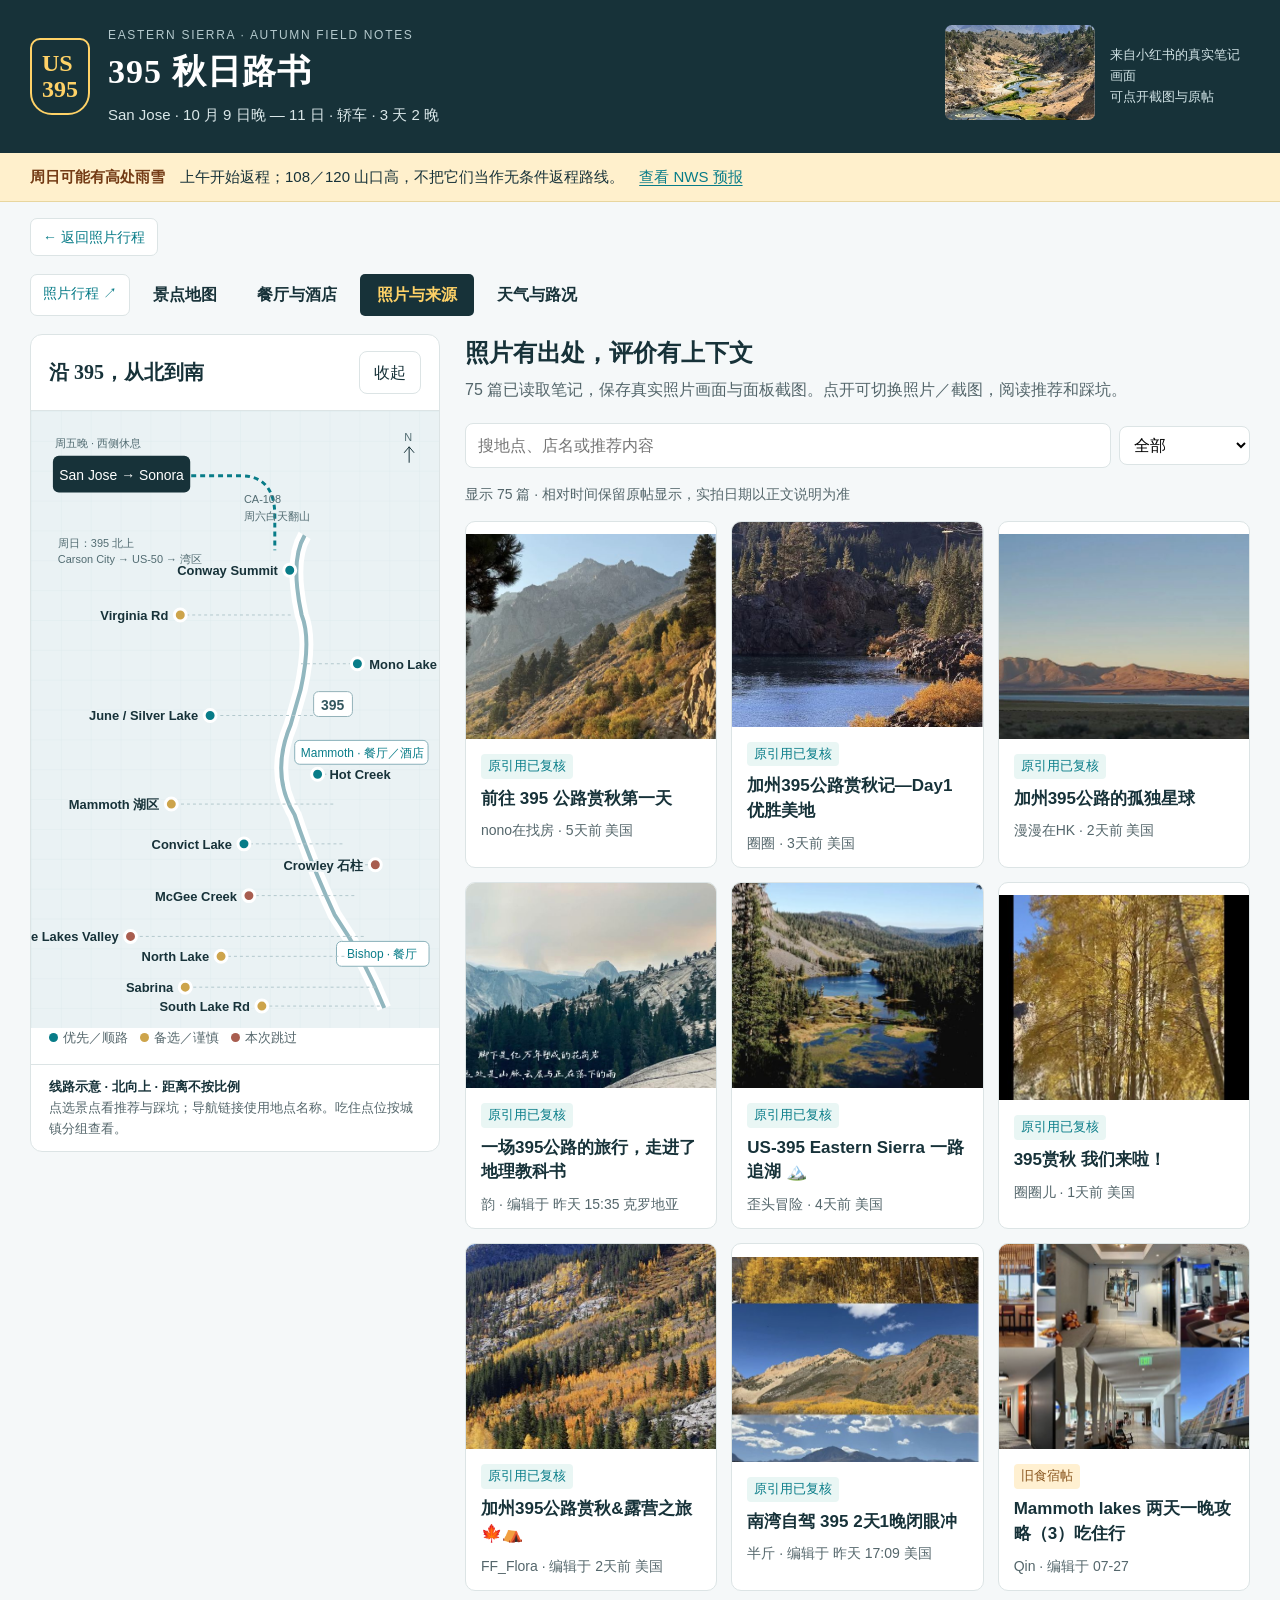
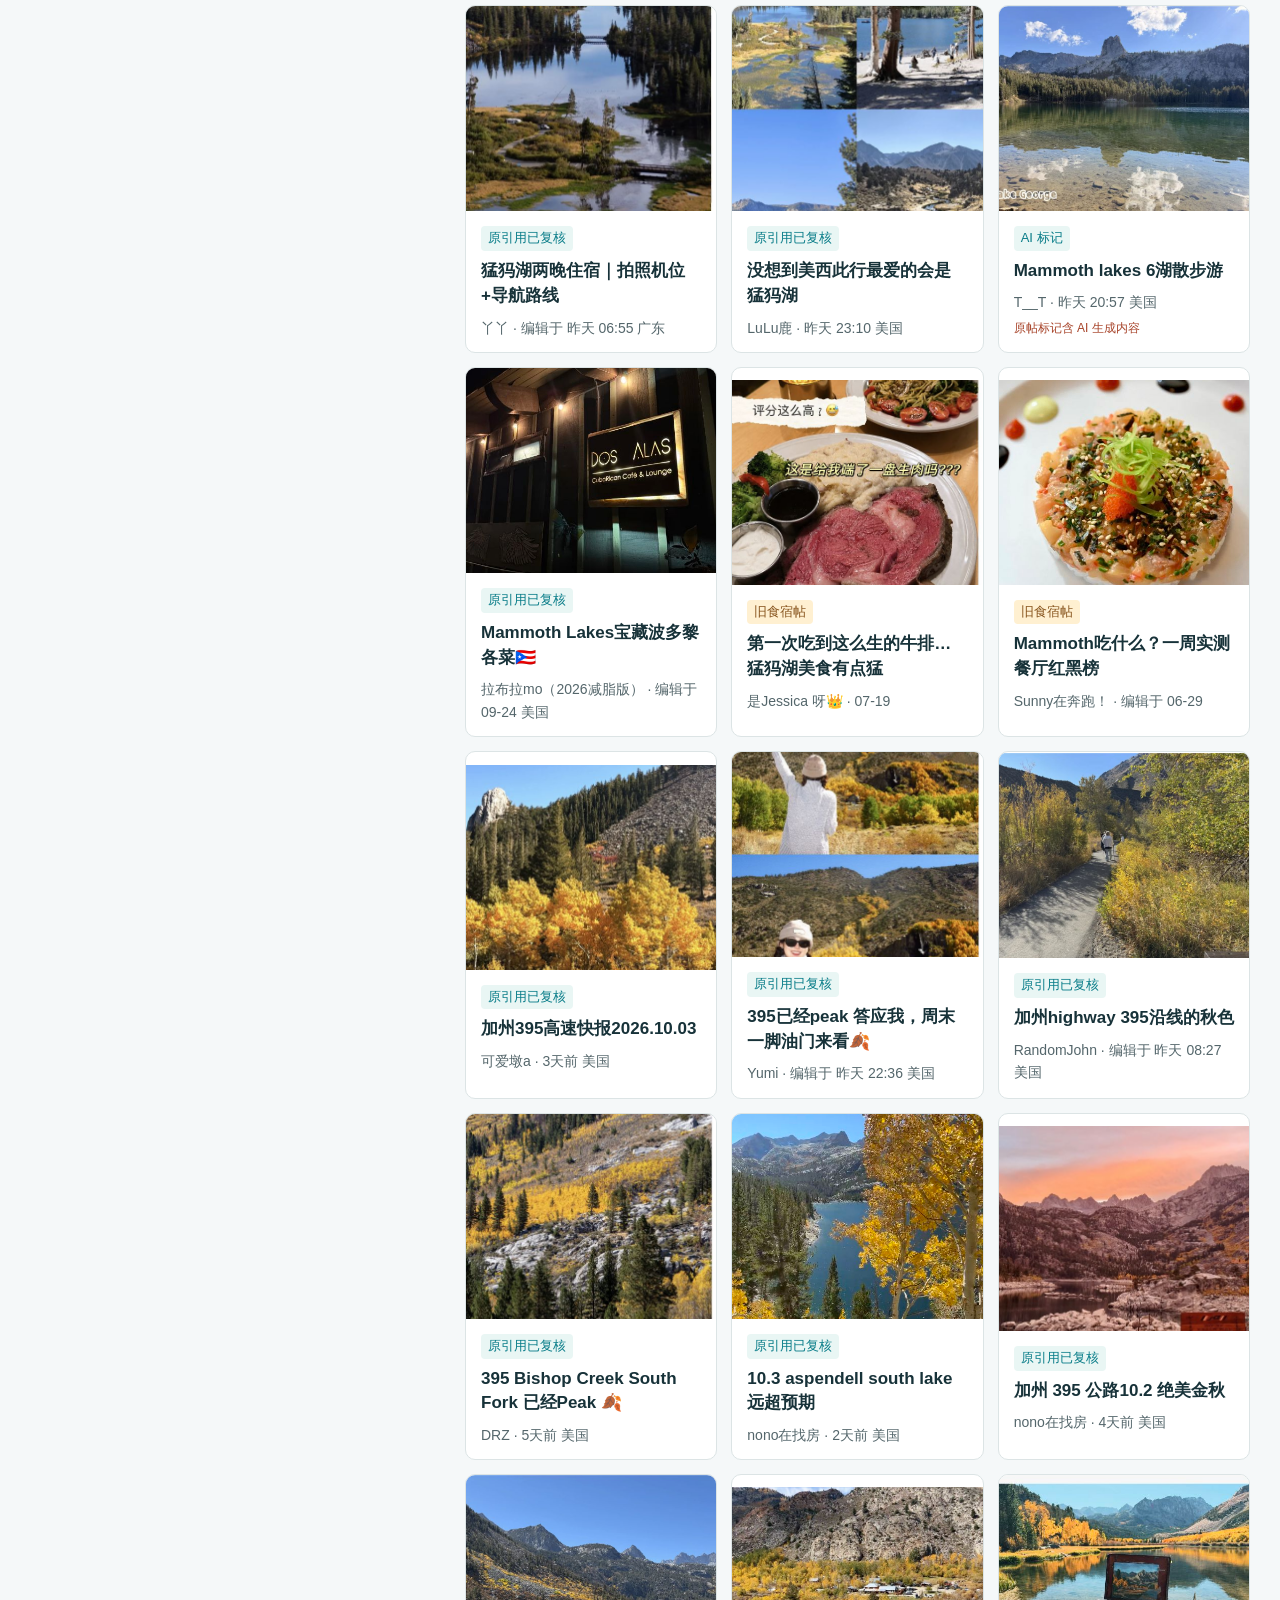
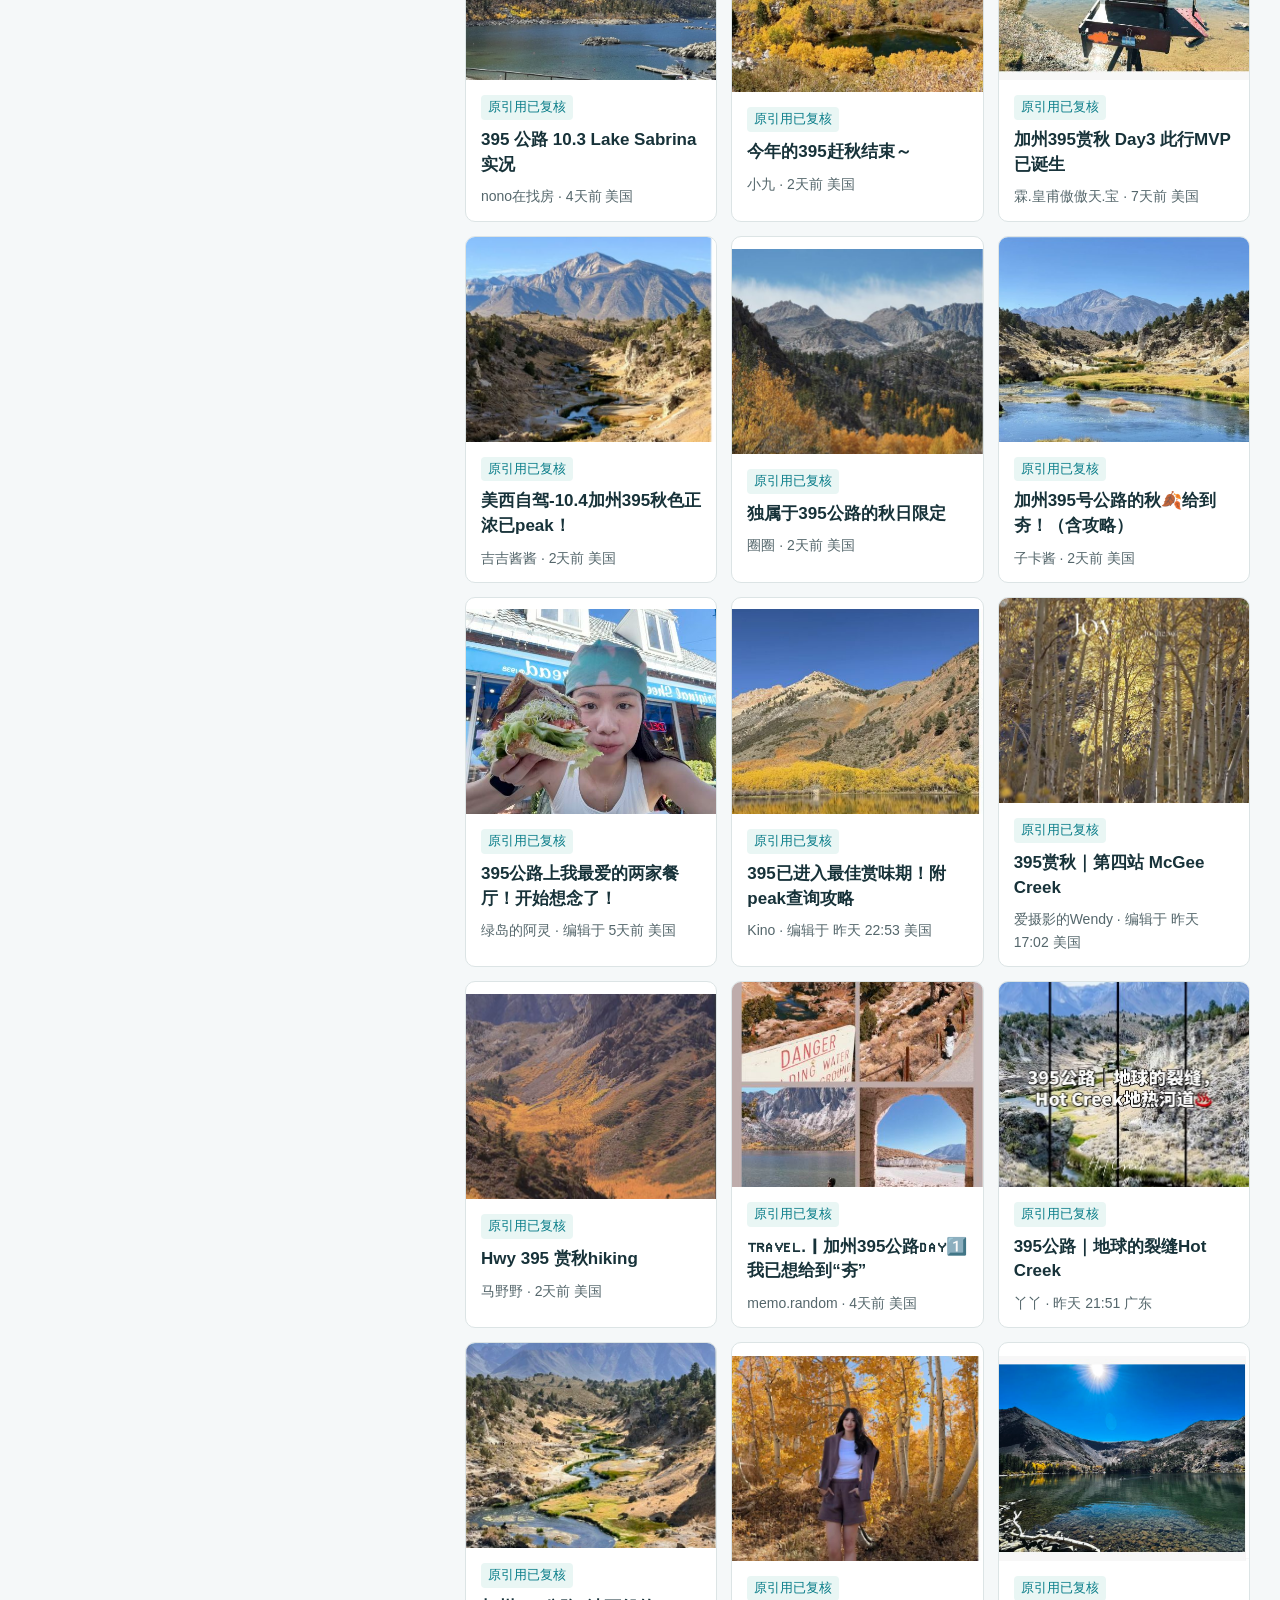
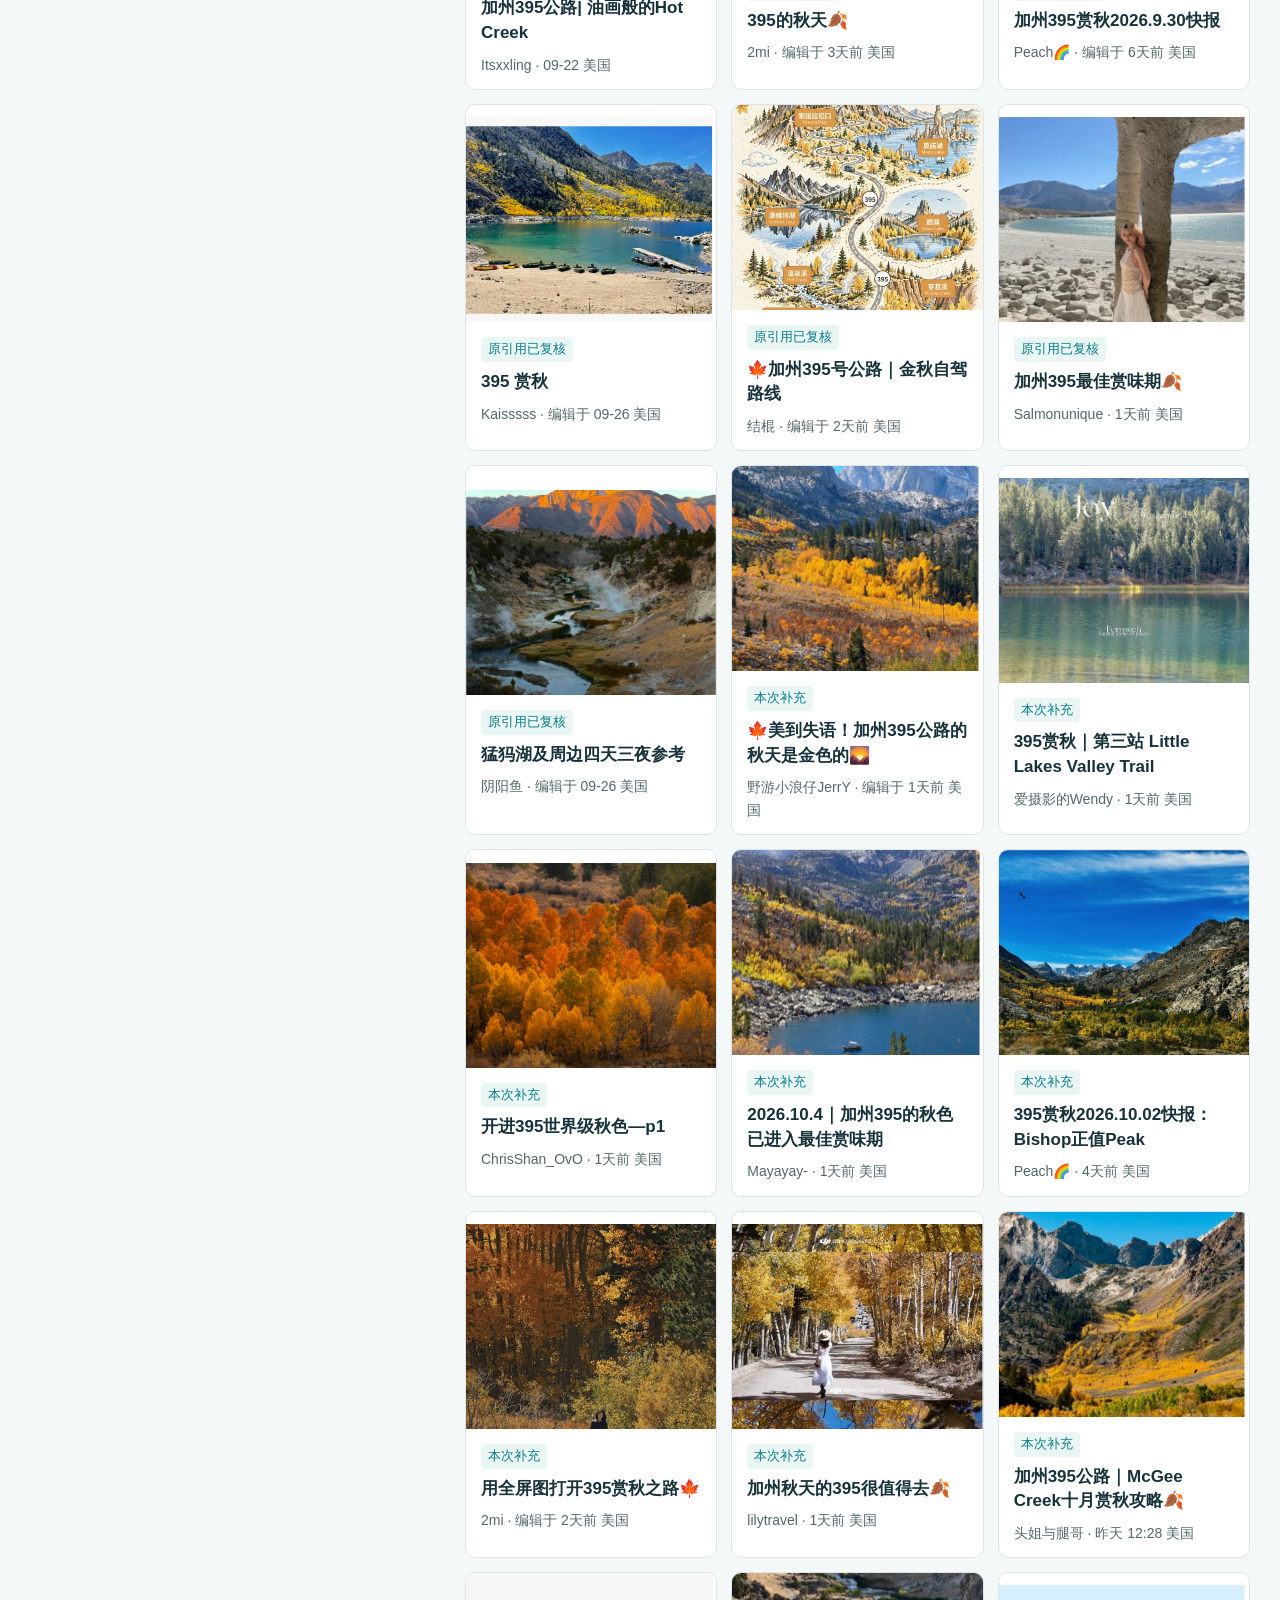
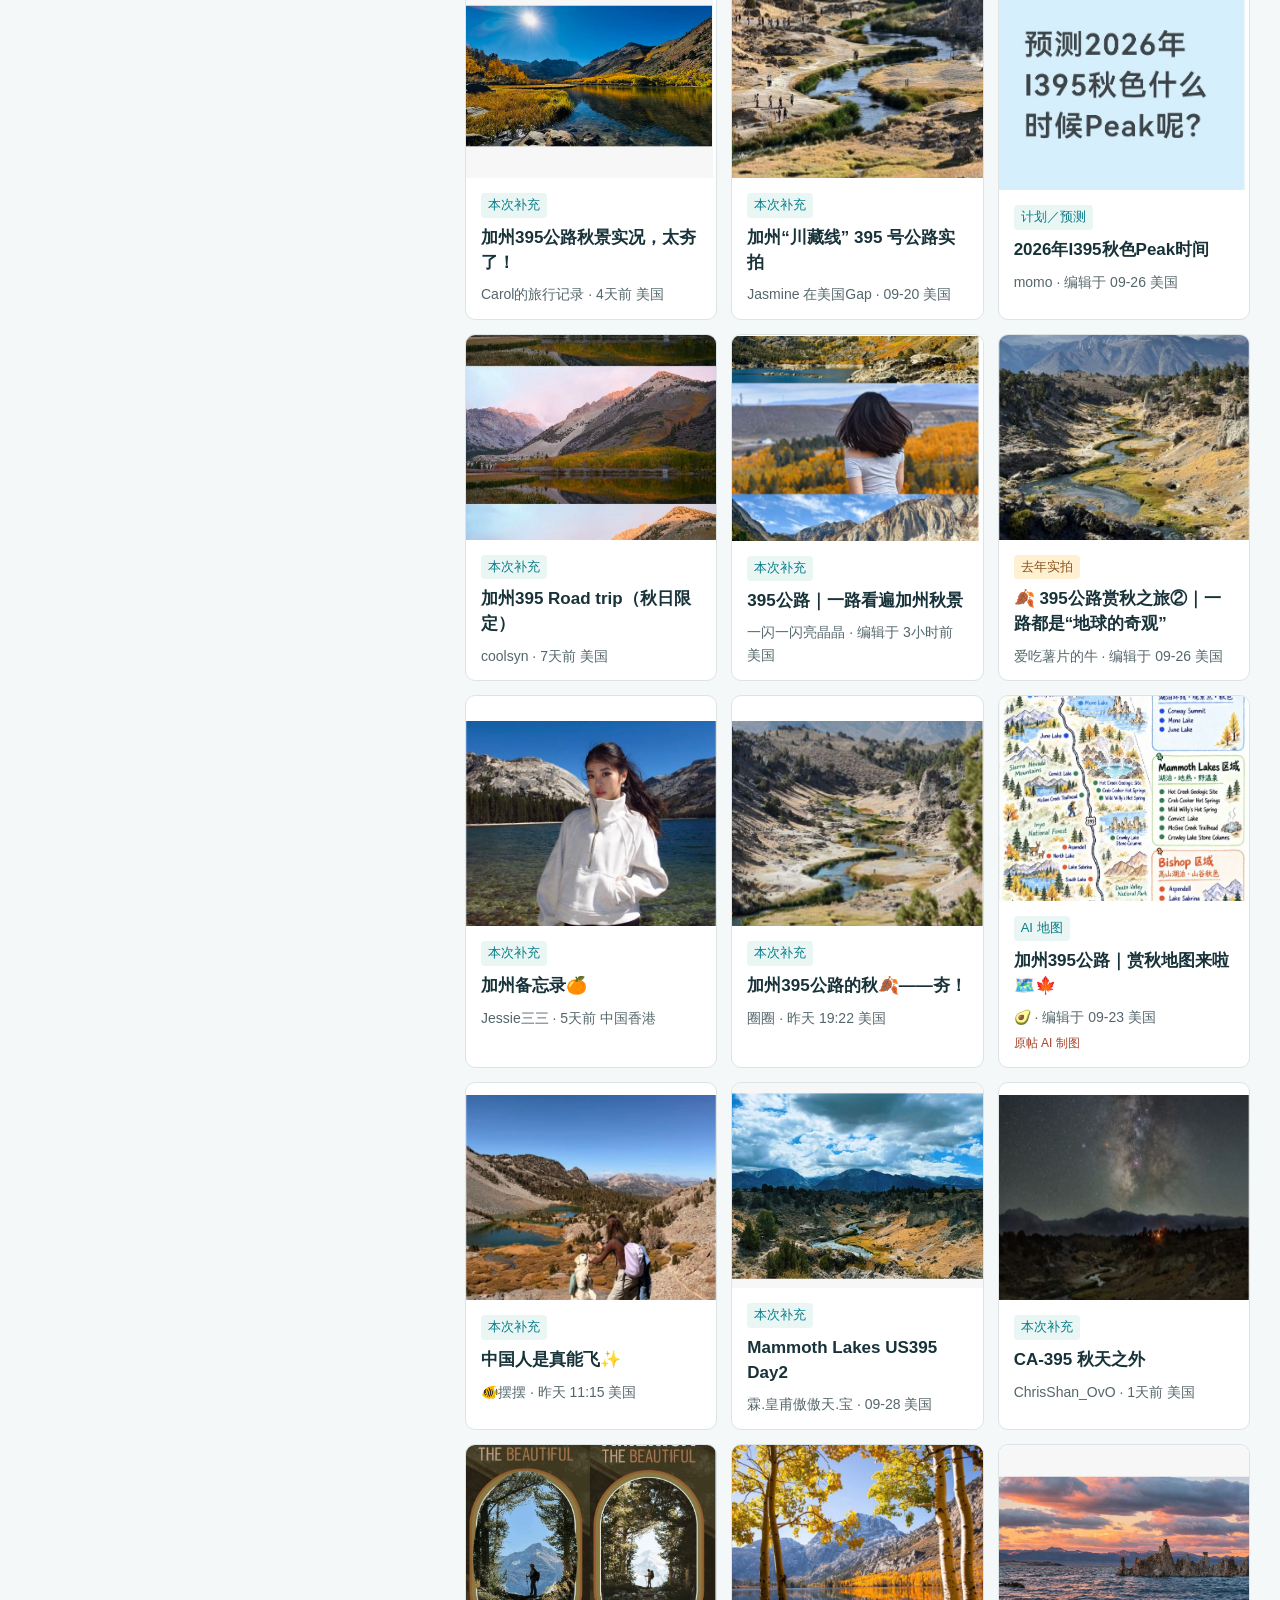
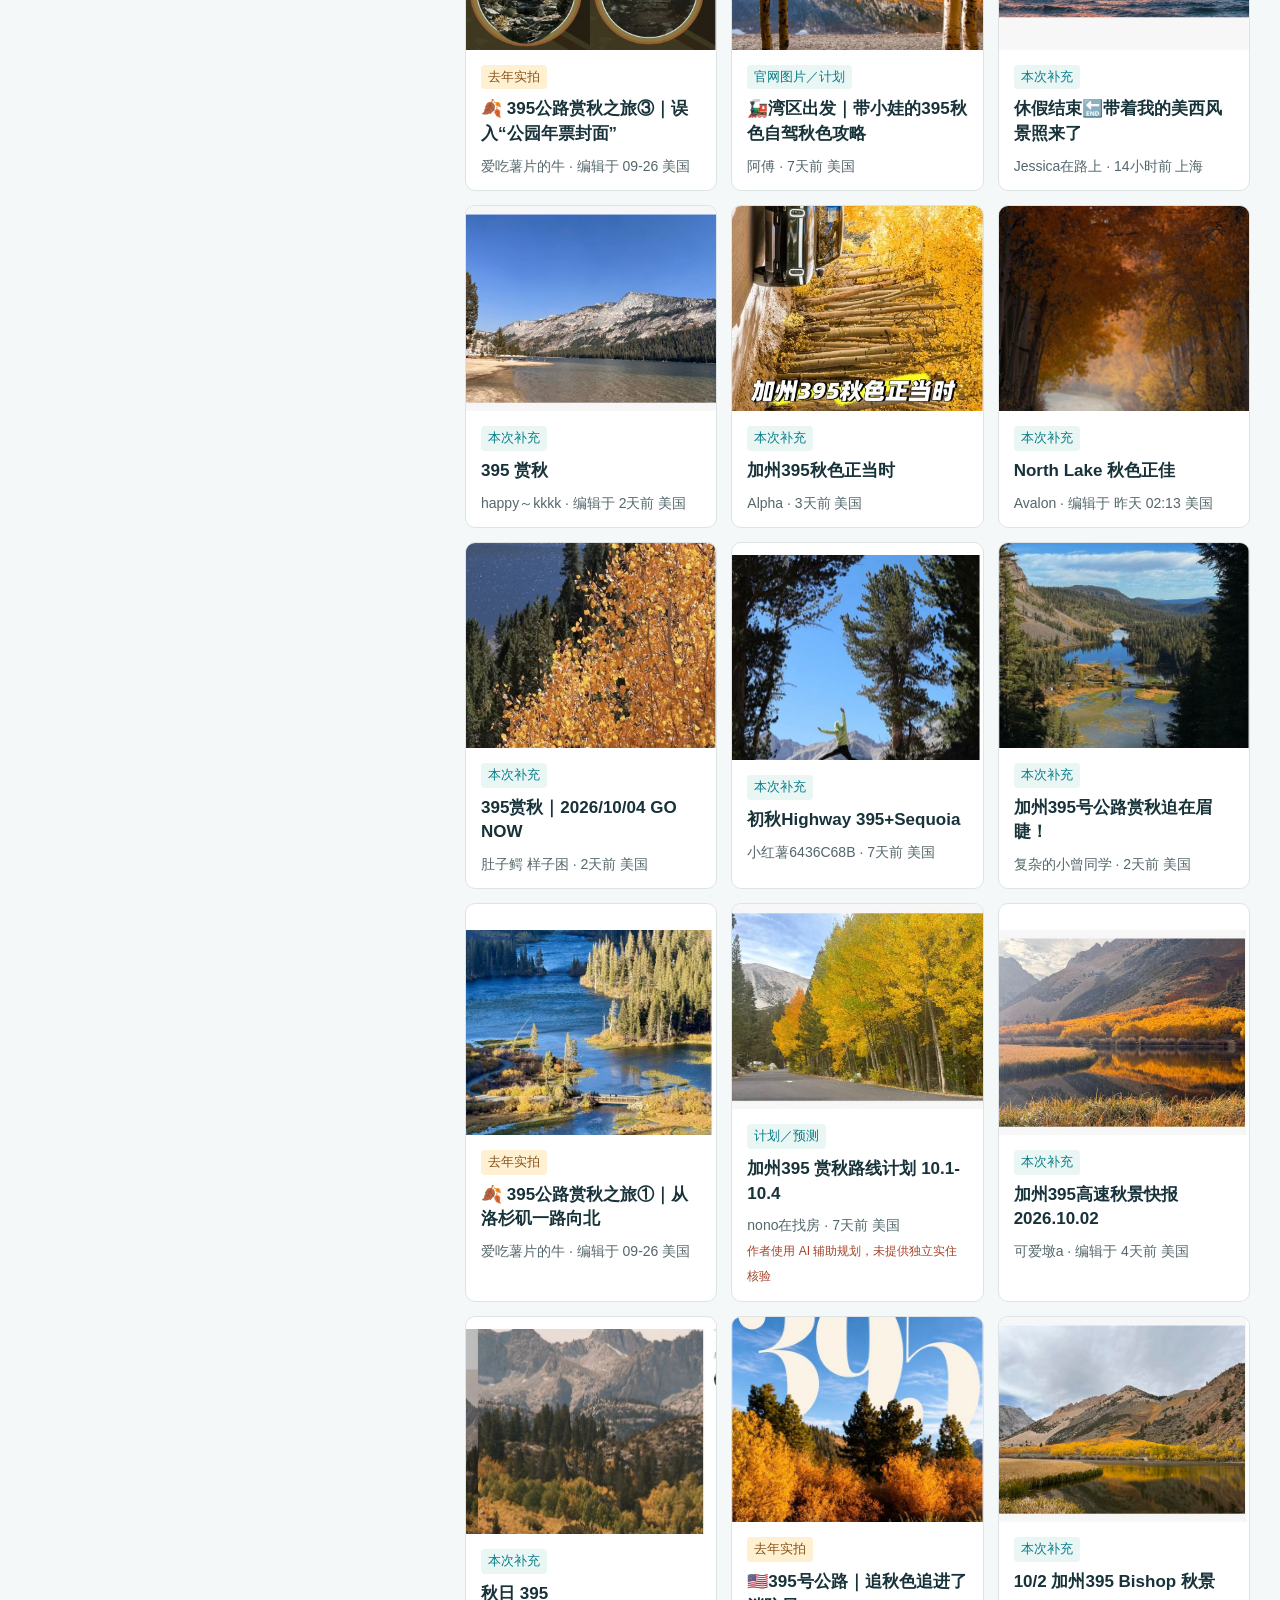
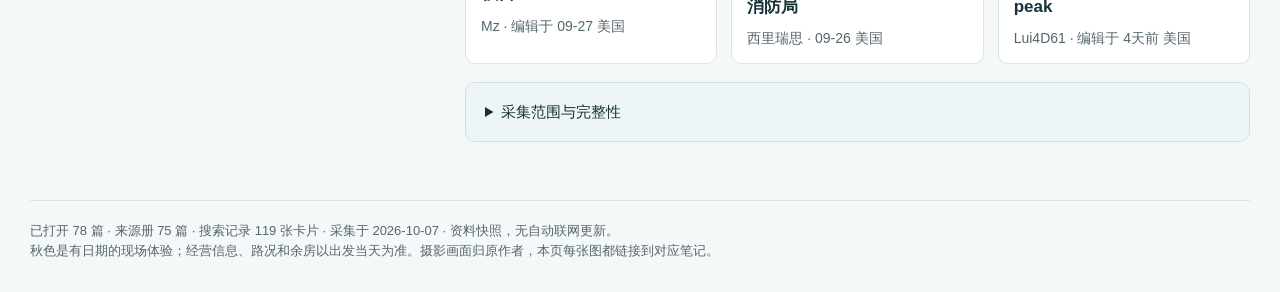
<file: archive.html>
<!doctype html><html lang="zh-CN"><head><meta charset="utf-8"><meta name="viewport" content="width=device-width,initial-scale=1"><title>395 秋日路书 · San Jose 出发</title><meta name="description" content="San Jose 周五晚出发的 US 395 三天轿车路书，含小红书真实截图、推荐、踩坑和来源。"><link rel="icon" href="data:image/svg+xml,%3Csvg xmlns='http://www.w3.org/2000/svg' viewBox='0 0 64 64'%3E%3Crect width='64' height='64' rx='15' fill='%23162f36'/%3E%3Ctext x='32' y='42' text-anchor='middle' font-size='26' font-family='Arial' font-weight='bold' fill='%23ffd367'%3E395%3C/text%3E%3C/svg%3E"><style>
:root{--ink:#173239;--muted:#54666b;--lake:#087c88;--gold:#ffd267;--line:#dce4e5;--paper:#f5f8f9;--danger:#a74329;--serif:'Songti SC','Noto Serif SC',Georgia,serif}*{box-sizing:border-box}body{margin:0;color:var(--ink);background:var(--paper);font-family:-apple-system,BlinkMacSystemFont,'PingFang SC','Microsoft YaHei',sans-serif;font-size:16px;line-height:1.6}button,input,select{font:inherit}button,a,input,select{touch-action:manipulation}button{cursor:pointer}button:focus-visible,a:focus-visible,input:focus-visible,select:focus-visible{outline:3px solid var(--lake);outline-offset:3px}a{color:var(--lake);text-underline-offset:3px}button{background:white;border:1px solid var(--line);color:var(--ink);border-radius:8px;padding:8px 14px}button:hover{border-color:var(--lake)}button.active{background:var(--ink);border-color:var(--ink);color:white}button:disabled{opacity:.45;cursor:default}h1,h2,h3,p{margin:0}h1{font-family:var(--serif);font-size:34px;font-weight:700;letter-spacing:.03em}h2{font-size:24px;font-family:var(--serif)}h3{font-size:19px}small,.meta{font-size:13px;color:var(--muted)}.shell{max-width:1440px;margin:auto;padding:0 30px}.top{background:var(--ink);color:white}.top .shell{display:flex;justify-content:space-between;gap:24px;padding-top:25px;padding-bottom:25px;align-items:center}.brand{display:flex;gap:18px;align-items:center}.shield{font:800 24px Georgia;border:2px solid var(--gold);border-radius:10px 10px 22px 22px;padding:10px;color:var(--gold);line-height:1.1}.eyebrow{font-size:12px;color:#b4c9cd;letter-spacing:.14em}.tripline{margin-top:4px;color:#dae7e9;font-size:15px}.topphoto{display:flex;gap:15px;align-items:center}.topphoto img{width:150px;height:95px;object-fit:cover;border-radius:7px}.topphoto span{font-size:13px;color:#d0e2e5;max-width:140px}.topphoto button{padding:0;border:0;background:none;color:inherit;text-align:left}.weather{display:flex;gap:15px;align-items:flex-start;background:#fff0cc;border-bottom:1px solid #e8d69f;padding:12px 30px;font-size:15px}.weather strong{color:#743b15;white-space:nowrap}.weather a{white-space:nowrap}.tabs{display:flex;gap:6px;padding:18px 0;flex-wrap:wrap}.tabs button{border:0;background:transparent;padding:8px 17px;font-weight:600;border-radius:5px}.tabs button.active{background:var(--ink);color:var(--gold)}.layout{display:grid;grid-template-columns:410px minmax(0,1fr);gap:25px;align-items:start;padding-bottom:40px}.mapbox{position:sticky;top:18px;background:white;border:1px solid var(--line);border-radius:12px;overflow:hidden}.maphead{padding:16px 18px;border-bottom:1px solid var(--line);display:flex;justify-content:space-between;align-items:center}.maphead h2{font-size:20px}.legend{display:flex;gap:12px;padding:0 18px 15px;font-size:13px;color:var(--muted);flex-wrap:wrap}.legend i{display:inline-block;width:9px;height:9px;border-radius:50%;margin-right:5px;background:var(--lake)}.legend i.optional{background:#cda44b}.legend i.no{background:#a85d4f}#routeMap{display:block;width:100%;height:auto;background:#eaf2f4}#routeMap .place{cursor:pointer;pointer-events:bounding-box}#routeMap .place text{pointer-events:auto}#routeMap .place:focus{outline:none}#routeMap .place:focus circle{stroke-width:5;stroke:var(--gold)}#routeMap text{font-family:inherit;pointer-events:none}#routeMap .label{font-size:13px;font-weight:600;fill:var(--ink);paint-order:stroke;stroke:#eaf2f4;stroke-width:4;stroke-linejoin:round}#routeMap .smalllabel{font-size:11px;fill:#526c72}.mapfoot{padding:12px 18px;font-size:13px;color:var(--muted);border-top:1px solid var(--line)}.mapfoot b{color:var(--ink)}.panel{min-width:0}.paneltop{display:flex;align-items:center;justify-content:space-between;gap:10px;margin-bottom:14px;flex-wrap:wrap}.seg{display:flex;gap:6px}.summary{margin-bottom:20px}.summary p{color:var(--muted);margin-top:5px}.statrow{display:flex;gap:10px;flex-wrap:wrap;margin-top:12px}.chip{font-size:14px;background:white;border:1px solid var(--line);padding:4px 10px;border-radius:5px}.chip.gold{background:#fff1cb;border-color:#e9d290}.day{display:grid;grid-template-columns:64px minmax(0,1fr);gap:15px;margin-top:20px}.daybadge{color:var(--lake);font-size:13px;font-weight:700;letter-spacing:.08em;text-align:center;border-top:3px solid var(--lake);padding-top:9px}.daybadge b{display:block;font-size:23px;letter-spacing:0}.daybody{background:white;border:1px solid var(--line);border-radius:10px;overflow:hidden}.daytitle{padding:16px 20px;border-bottom:1px solid var(--line);display:flex;justify-content:space-between;gap:12px;flex-wrap:wrap}.stay{font-size:14px;color:var(--lake)}.stop{display:grid;grid-template-columns:100px minmax(0,1fr);padding:14px 20px;gap:14px;border-bottom:1px dashed var(--line)}.stop:last-child{border:0}.time{font-size:14px;color:var(--muted);font-variant-numeric:tabular-nums}.stop p{color:var(--muted);font-size:15px;margin-top:3px}.stop button{padding:0;border:0;background:none;text-align:left;font-weight:600;font-size:17px}.stop button:hover{text-decoration:underline}.note{padding:17px 19px;border-radius:10px;border:1px solid #d4e0e2;background:#edf5f6;margin:18px 0;font-size:15px}.note b{display:block;margin-bottom:4px}.actions{display:flex;gap:10px;flex-wrap:wrap}.actions a,.actionlink{display:inline-block;text-decoration:none;background:white;border:1px solid var(--line);border-radius:7px;padding:7px 12px;font-size:14px}.filters{display:flex;gap:8px;align-items:center;flex-wrap:wrap;margin:15px 0}input[type=search]{flex:1;min-width:180px;border:1px solid var(--line);border-radius:8px;padding:9px 12px;background:white}select{border:1px solid var(--line);border-radius:8px;padding:9px 10px;background:white}label{font-size:14px}.grid{display:grid;grid-template-columns:repeat(2,minmax(0,1fr));gap:14px}.card{background:white;border:1px solid var(--line);border-radius:10px;overflow:hidden}.card.selected{box-shadow:0 0 0 2px var(--lake)}.cardhead{padding:16px 17px 10px}.card h3{line-height:1.4}.cardphoto{height:175px;width:100%;object-fit:cover;display:block}.status{font-size:13px;display:inline-block;color:var(--lake);background:#e9f6f4;padding:2px 7px;border-radius:4px;margin-bottom:8px}.status.caution{background:#fff0d1;color:#88541d}.status.no{background:#f9e5df;color:var(--danger)}.cardtext{padding:0 17px 15px;font-size:15px}.cardtext p{margin-bottom:10px}.why b{color:var(--lake);font-weight:600}.pit b{color:var(--danger);font-weight:600}.cardfoot{display:flex;gap:8px;flex-wrap:wrap;padding:0 17px 17px}.cardfoot button,.cardfoot a{font-size:14px;padding:6px 9px}.sourcecard{text-align:left;padding:0;display:block;border-radius:10px;width:100%;background:white;overflow:hidden}.sourcecard img{width:100%;height:205px;object-fit:cover;display:block;background:#dfe9ec}.sourcecard .inside{padding:13px 15px}.sourcecard h3{font-size:17px;line-height:1.45;margin-bottom:8px}.sourcecard p{font-size:14px;color:var(--muted)}.sourcegrid{grid-template-columns:repeat(3,minmax(0,1fr))}.wide{grid-column:1/-1}.evidence{font-size:14px;line-height:1.65;color:var(--muted)}.evidence a{font-weight:600}.sourcecount{font-size:14px;color:var(--muted)}.empty{padding:35px;background:white;text-align:center;border:1px solid var(--line);border-radius:10px}.linklist{display:grid;gap:10px}.official{background:white;padding:18px;border:1px solid var(--line);border-radius:9px}.official p{font-size:15px;margin-top:7px}.footer{border-top:1px solid var(--line);padding:20px 0 30px;font-size:13px;color:var(--muted)}dialog{border:0;padding:0;max-width:1140px;width:calc(100% - 50px);border-radius:13px;color:var(--ink);box-shadow:0 30px 100px #0007}dialog::backdrop{background:#092027c7;backdrop-filter:blur(3px)}.modalhead{display:flex;align-items:center;justify-content:space-between;padding:14px 20px;border-bottom:1px solid var(--line);gap:12px}.modalhead h2{font-size:20px}.modalbody{display:grid;grid-template-columns:60% 40%;min-height:520px}.media{background:#0d242b;display:flex;align-items:center;justify-content:center;min-width:0;padding:15px}.media img{width:100%;height:560px;object-fit:contain}.modaltext{padding:22px;overflow:auto;max-height:630px}.modaltext h3{font-size:22px;font-family:var(--serif);line-height:1.5;margin-bottom:8px}.modaltext p{font-size:15px;margin:17px 0}.modalcontrols{display:flex;align-items:center;justify-content:space-between;gap:8px;padding:12px 20px;border-top:1px solid var(--line);flex-wrap:wrap}.modalcontrols .seg button{font-size:14px}.modaltext .meta{margin-bottom:18px}.close{border:0;font-size:24px;line-height:1;padding:4px 8px}.pointsources{margin-top:15px;border-top:1px solid var(--line);padding-top:14px}.pointsources button{font-size:14px;margin:5px 5px 0 0;padding:5px 9px}.pointmedia{max-height:300px;width:100%;object-fit:cover;border-radius:8px;margin:15px 0}.pointdialog .modalbody{display:block;min-height:0}.pointdialog .modaltext{max-height:75vh}.pointdialog{max-width:700px}.toggle-line{display:flex;gap:8px;align-items:center}input[type=checkbox]{accent-color:var(--lake);width:16px;height:16px}.cardmeta{font-size:13px;color:var(--muted);margin:5px 0 8px}.badgeai{color:var(--danger);font-size:12px}.credit{font-size:12px;color:var(--muted);padding:4px 17px 0}.section-title{margin:24px 0 12px}.downloadbar{display:flex;gap:8px;flex-wrap:wrap;margin-top:15px}.downloadbar a{font-size:14px}.visuallyhidden{position:absolute;width:1px;height:1px;overflow:hidden;clip:rect(0,0,0,0)}
@media(min-width:1500px){.shell{max-width:1460px}.layout{grid-template-columns:440px minmax(0,1fr)}}@media(max-width:1100px){.layout{grid-template-columns:330px minmax(0,1fr);gap:18px}.sourcegrid{grid-template-columns:repeat(2,minmax(0,1fr))}.topphoto span{display:none}.stop{grid-template-columns:85px minmax(0,1fr);padding:13px 16px}.grid{grid-template-columns:1fr}.sourcegrid{grid-template-columns:repeat(2,minmax(0,1fr))}.day{grid-template-columns:55px minmax(0,1fr);gap:10px}}@media(max-width:800px){.shell{padding:0 18px}.top .shell{padding:22px 18px}.topphoto{display:none}h1{font-size:28px}.weather{padding:12px 18px;display:block}.weather strong{display:block}.weather a{margin-left:0}.layout{grid-template-columns:1fr}.mapbox{position:static}.mapbox svg{max-height:480px}.maphead{cursor:pointer}#routeMap{height:480px}#routeMap.collapsed{display:none}.mapfoot{font-size:12px}.legend{padding-bottom:10px}.tabs{padding:12px 0;gap:0}.tabs button{padding:8px 10px;font-size:14px}.sourcegrid,.grid{grid-template-columns:repeat(2,minmax(0,1fr))}.modalbody{display:block}.media img{height:40vh}.modaltext{max-height:none}.modalbody{max-height:75vh;overflow:auto}.modalhead h2{font-size:17px}.modaltext{padding:18px}.sourcecard img{height:180px}}@media(max-width:480px){.brand{gap:12px}.shield{font-size:19px;padding:8px}h1{font-size:23px}.tripline{font-size:14px}.eyebrow{font-size:11px}.grid,.sourcegrid{grid-template-columns:1fr}.day{grid-template-columns:42px minmax(0,1fr);gap:8px}.daybadge b{font-size:19px}.daytitle{padding:13px}.daytitle h3{font-size:17px}.stop{grid-template-columns:1fr;gap:1px;padding:12px 13px}.time{color:var(--lake)}.summary h2{font-size:22px}.cardphoto{height:220px}dialog{width:calc(100% - 20px)}.modalhead{padding:12px}.modalcontrols{padding:10px}.tabs button{font-size:14px;padding:7px 9px}.sourcecard img{height:240px}}@media print{.topphoto,.tabs,.filters,.mapbox,dialog,.actions,.cardfoot{display:none}.layout{display:block}.top{background:white;color:var(--ink)}.top .tripline{color:var(--muted)}.day,.daybody{break-inside:avoid}.grid{grid-template-columns:1fr}.weather{background:white}.shell{padding:0}.footer{margin-top:20px}}
</style></head><body><header class="top"><div class="shell"><div class="brand"><div class="shield" aria-hidden="true">US<br>395</div><div><div class="eyebrow">EASTERN SIERRA · AUTUMN FIELD NOTES</div><h1>395 秋日路书</h1><div class="tripline">San Jose · 10 月 9 日晚 — 11 日 · 轿车 · 3 天 2 晚</div></div></div><div class="topphoto"><button id="headerPhoto" aria-label="查看 Hot Creek 笔记照片"></button><span>来自小红书的真实笔记画面<br>可点开截图与原帖</span></div></div></header><div class="weather"><strong>周日可能有高处雨雪</strong><span>上午开始返程；108／120 山口高，不把它们当作无条件返程路线。</span><a href="https://forecast.weather.gov/MapClick.php?lat=37.6473&lon=-118.9625" target="_blank" rel="noopener">查看 NWS 预报</a></div><main class="shell"><a href="index.html" class="actionlink" style="margin-top:16px">← 返回照片行程</a><nav class="tabs" aria-label="路书视图"><a href="index.html" class="actionlink">照片行程 ↗</a><button data-tab="places">景点地图</button><button data-tab="stay">餐厅与酒店</button><button data-tab="sources">照片与来源</button><button data-tab="conditions">天气与路况</button></nav><div class="layout"><aside class="mapbox"><div class="maphead"><h2>沿 395，从北到南</h2><button id="mapToggle" aria-expanded="true" aria-label="收起或展开地图">收起</button></div><svg id="routeMap" viewBox="0 0 410 620" role="img" aria-label="US 395 景点路线示意图"></svg><div class="legend"><span><i></i>优先／顺路</span><span><i class="optional"></i>备选／谨慎</span><span><i class="no"></i>本次跳过</span></div><div class="mapfoot"><b>线路示意 · 北向上 · 距离不按比例</b><br>点选景点看推荐与踩坑；导航链接使用地点名称。吃住点位按城镇分组查看。</div></aside><section class="panel" id="content" aria-live="polite"></section></div><footer class="footer"><span id="footCount"></span> · 采集于 2026‑10‑07 · 资料快照，无自动联网更新。<br>秋色是有日期的现场体验；经营信息、路况和余房以出发当天为准。摄影画面归原作者，本页每张图都链接到对应笔记。</footer></main><dialog id="sourceDialog"><div class="modalhead"><h2>小红书笔记 · 原图画面与截图</h2><button class="close" data-close aria-label="关闭来源窗口">×</button></div><div class="modalbody"><div class="media"><img id="sourceImage" alt=""></div><div class="modaltext" id="sourceText"></div></div><div class="modalcontrols"><div class="seg"><button id="photoMode">照片画面</button><button id="screenMode">笔记截图</button></div><div class="seg"><button id="prevSource" aria-label="上一条笔记">上一条</button><span class="meta" id="sourcePosition"></span><button id="nextSource" aria-label="下一条笔记">下一条</button></div></div></dialog><dialog class="pointdialog" id="pointDialog"><div class="modalhead"><h2>地点详情</h2><button class="close" data-close aria-label="关闭地点窗口">×</button></div><div class="modalbody"><div class="modaltext" id="pointText"></div></div></dialog><script>
const DATA={"updated": "2026-10-07", "posts": [{"id": "6abfe7ee000000001a020995", "index": 1, "title": "前往 395 公路赏秋第一天", "author": "nono在找房", "url": "https://www.xiaohongshu.com/explore/6abfe7ee000000001a020995", "dateLabel": "5天前 美国", "recommend": "Tioga／Tenaya 湖景和 Minaret Vista 银河，沿路高山到荒漠的景观变化明显。", "pitfall": "从湾区一天开到东侧坐车很久；夜间观星要保暖。", "photo": "photos/6abfe7ee000000001a020995-photo.jpg", "screenshot": "photos/6abfe7ee000000001a020995-screen.jpg", "origin": "参考页面引用", "comments": "仅已加载评论；部分回复折叠", "older": false, "ai": false, "evidenceKind": "旅行体验", "photoNote": "原帖画面；拍摄日期依正文／评论说明"}, {"id": "6ac26b0f000000001b032eef", "index": 2, "title": "加州395公路赏秋记—Day1优胜美地", "author": "圈圈", "url": "https://www.xiaohongshu.com/explore/6ac26b0f000000001b032eef", "dateLabel": "3天前 美国", "recommend": "Tenaya Lake 与 Mono Lake Navy Beach 两种湖景适合自驾停留。", "pitfall": "跨 Yosemite 会增加过境时间；秋色与通行状况要另查。", "photo": "photos/6ac26b0f000000001b032eef-photo.jpg", "screenshot": "photos/6ac26b0f000000001b032eef-screen.jpg", "origin": "参考页面引用", "comments": "仅已加载评论；部分回复折叠", "older": false, "ai": false, "evidenceKind": "旅行体验", "photoNote": "原帖画面；拍摄日期依正文／评论说明"}, {"id": "6ac309500000000018004242", "index": 3, "title": "加州395公路的孤独星球", "author": "漫漫在HK", "url": "https://www.xiaohongshu.com/explore/6ac309500000000018004242", "dateLabel": "2天前 美国", "recommend": "Convict 日落、Brees Lookout 是作者推荐的地貌机位。", "pitfall": "到 Crowley 太晚没时间走进去；原帖提及玩水，Hot Creek 官方禁止游泳及涉水。", "photo": "photos/6ac309500000000018004242-photo.jpg", "screenshot": "photos/6ac309500000000018004242-screen.jpg", "origin": "参考页面引用", "comments": "仅已加载评论；部分回复折叠", "older": false, "ai": false, "evidenceKind": "旅行体验", "photoNote": "原帖画面；拍摄日期依正文／评论说明"}, {"id": "6ac571a2000000001a000c00", "index": 4, "title": "一场395公路的旅行，走进了地理教科书", "author": "韵", "url": "https://www.xiaohongshu.com/explore/6ac571a2000000001a000c00", "dateLabel": "编辑于 昨天 15:35 克罗地亚", "recommend": "10/2–5 四天行程含 Tioga、Mono、Mammoth 湖区、火山地貌和星空。", "pitfall": "四天路线不可照搬到周五晚出发的三天；部分点需要徒步或粗糙支路。", "photo": "photos/6ac571a2000000001a000c00-photo.jpg", "screenshot": "photos/6ac571a2000000001a000c00-screen.jpg", "origin": "参考页面引用", "comments": "仅已加载评论；部分回复折叠", "older": false, "ai": false, "evidenceKind": "旅行体验", "photoNote": "原帖画面；拍摄日期依正文／评论说明"}, {"id": "6ac1825f000000001403b6af", "index": 5, "title": "US-395 Eastern Sierra 一路追湖 🏔️", "author": "歪头冒险", "url": "https://www.xiaohongshu.com/explore/6ac1825f000000001403b6af", "dateLabel": "4天前 美国", "recommend": "个人偏爱 June、Twin 高处观景与 Convict；Mono 适合看地貌。", "pitfall": "Crowley 烂路折返；不同湖泊评分只是个人喜好。", "photo": "photos/6ac1825f000000001403b6af-photo.jpg", "screenshot": "photos/6ac1825f000000001403b6af-screen.jpg", "origin": "参考页面引用", "comments": "仅已加载评论；部分回复折叠", "older": false, "ai": false, "evidenceKind": "旅行体验", "photoNote": "原帖画面；拍摄日期依正文／评论说明"}, {"id": "6ac48679000000001901cc00", "index": 6, "title": "395赏秋 我们来啦！", "author": "圈圈儿", "url": "https://www.xiaohongshu.com/explore/6ac48679000000001901cc00", "dateLabel": "1天前 美国", "recommend": "作者带娃偏爱 Convict、North Lake、McGee、Silver Lake 和 Mono Navy Beach。", "pitfall": "Mono 的气味会影响体验；North Lake 窄路不是轻松湖区公路。", "photo": "photos/6ac48679000000001901cc00-photo.jpg", "screenshot": "photos/6ac48679000000001901cc00-screen.jpg", "origin": "参考页面引用", "comments": "仅已加载评论；部分回复折叠", "older": false, "ai": false, "evidenceKind": "旅行体验", "photoNote": "原帖画面；拍摄日期依正文／评论说明"}, {"id": "6ac34583000000001801b992", "index": 7, "title": "加州395公路赏秋&露营之旅🍁⛺️", "author": "FF_Flora", "url": "https://www.xiaohongshu.com/explore/6ac34583000000001801b992", "dateLabel": "编辑于 2天前 美国", "recommend": "10/1–4 露营旅行偏爱 June campsite 09、Silver 日用区；作者更喜欢 Sabrina。", "pitfall": "Twin 营位密、淋浴关；McGee 中午晒。营位与设施状态需单独确认。", "photo": "photos/6ac34583000000001801b992-photo.jpg", "screenshot": "photos/6ac34583000000001801b992-screen.jpg", "origin": "参考页面引用", "comments": "仅已加载评论；部分回复折叠", "older": false, "ai": false, "evidenceKind": "旅行体验", "photoNote": "原帖画面；拍摄日期依正文／评论说明"}, {"id": "6ac57be4000000001301ac1c", "index": 8, "title": "南湾自驾 395 2天1晚闭眼冲", "author": "半斤", "url": "https://www.xiaohongshu.com/explore/6ac57be4000000001301ac1c", "dateLabel": "编辑于 昨天 17:09 美国", "recommend": "10/4–5 南湾出发；Alpenhof 住得干净，Schat’s 烟熏牛肉三明治获好评。", "pitfall": "Sagehen 山顶过峰，June／Gull 仍偏绿；Hot Creek 太晚失去好光；两天行程很赶。", "photo": "photos/6ac57be4000000001301ac1c-photo.jpg", "screenshot": "photos/6ac57be4000000001301ac1c-screen.jpg", "origin": "参考页面引用", "comments": "仅已加载评论；部分回复折叠", "older": false, "ai": false, "evidenceKind": "旅行体验", "photoNote": "原帖画面；拍摄日期依正文／评论说明"}, {"id": "6a67a9590000000001003359", "index": 9, "title": "Mammoth lakes 两天一晚攻略（3）吃住行", "author": "Qin", "url": "https://www.xiaohongshu.com/explore/6a67a9590000000001003359", "dateLabel": "编辑于 07-27", "recommend": "7 月旧帖推荐 Limelight 新设施、早餐与接驳，以及 Toomey’s 和 Schat’s。", "pitfall": "属于食宿辅助资料，不用于判断本周秋色；房价和余房未查。", "photo": "photos/6a67a9590000000001003359-photo.jpg", "screenshot": "photos/6a67a9590000000001003359-screen.jpg", "origin": "参考页面引用", "comments": "仅已加载评论；部分回复折叠", "older": true, "ai": false, "evidenceKind": "旧食宿帖", "photoNote": "食宿辅助旧帖"}, {"id": "6ac4fd64000000001500a8db", "index": 10, "title": "猛犸湖两晚住宿｜拍照机位+导航路线", "author": "丫丫", "url": "https://www.xiaohongshu.com/explore/6ac4fd64000000001500a8db", "dateLabel": "编辑于 昨天 06:55 广东", "recommend": "Mammoth Mountain Inn 虽旧但可住；Twin Falls 要从停车处再走到机位。", "pitfall": "LLV 停车场小；Crowley 轿车应停外面走入，导航不要误设大坝。", "photo": "photos/6ac4fd64000000001500a8db-photo.jpg", "screenshot": "photos/6ac4fd64000000001500a8db-screen.jpg", "origin": "参考页面引用", "comments": "仅已加载评论；部分回复折叠", "older": false, "ai": false, "evidenceKind": "旅行体验", "photoNote": "原帖画面；拍摄日期依正文／评论说明"}, {"id": "6ac5e25d000000001a021d1f", "index": 11, "title": "没想到美西此行最爱的会是猛犸湖", "author": "LuLu鹿", "url": "https://www.xiaohongshu.com/explore/6ac5e25d000000001a021d1f", "dateLabel": "昨天 23:10 美国", "recommend": "作者喜爱 Mammoth 湖区、Convict 与 Hot Creek；Mammoth Coffee 可作早餐。", "pitfall": "咖啡店早上也排队；地热点有气味；景点好坏属个人体验。", "photo": "photos/6ac5e25d000000001a021d1f-photo.jpg", "screenshot": "photos/6ac5e25d000000001a021d1f-screen.jpg", "origin": "参考页面引用", "comments": "仅已加载评论；部分回复折叠", "older": false, "ai": false, "evidenceKind": "旅行体验", "photoNote": "原帖画面；拍摄日期依正文／评论说明"}, {"id": "6ac5c32300000000180069ac", "index": 12, "title": "Mammoth lakes 6湖散步游", "author": "T__T", "url": "https://www.xiaohongshu.com/explore/6ac5c32300000000180069ac", "dateLabel": "昨天 20:57 美国", "recommend": "Lake George 是六湖游最爱；Lake Mary、Mamie、Twin 等可以组合短散步。", "pitfall": "原帖标注含 AI 生成内容；该帖照片与描述不能当作独立现场核验。", "photo": "photos/6ac5c32300000000180069ac-photo.jpg", "screenshot": "photos/6ac5c32300000000180069ac-screen.jpg", "origin": "参考页面引用", "comments": "仅已加载评论；部分回复折叠", "older": false, "ai": true, "evidenceKind": "AI 标记", "photoNote": "原帖标记含 AI 生成内容"}, {"id": "6ab60d6e000000000e03f000", "index": 13, "title": "Mammoth Lakes宝藏波多黎各菜🇵🇷", "author": "拉布拉mo（2026减脂版）", "url": "https://www.xiaohongshu.com/explore/6ab60d6e000000000e03f000", "dateLabel": "编辑于 09-24 美国", "recommend": "9/24 Dos Alas：蒜香面包、烤猪肉／大蕉及椰子布丁获推荐。", "pitfall": "鸡肉串略干；需留意营业日与预订。", "photo": "photos/6ab60d6e000000000e03f000-photo.jpg", "screenshot": "photos/6ab60d6e000000000e03f000-screen.jpg", "origin": "参考页面引用", "comments": "仅已加载评论；部分回复折叠", "older": false, "ai": false, "evidenceKind": "旅行体验", "photoNote": "原帖画面；拍摄日期依正文／评论说明"}, {"id": "6a5cf026000000000f010004", "index": 14, "title": "第一次吃到这么生的牛排… 猛犸湖美食有点猛", "author": "是Jessica 呀👑", "url": "https://www.xiaohongshu.com/explore/6a5cf026000000000f010004", "dateLabel": "07-19", "recommend": "评论有人觉得 prime rib 的颜色／肥瘦属正常，有人推荐 Toomey’s。", "pitfall": "7 月作者觉得牛排过生、偏肥且贵；未找到明确店名，不能把这条负评归到 Mogul。", "photo": "photos/6a5cf026000000000f010004-photo.jpg", "screenshot": "photos/6a5cf026000000000f010004-screen.jpg", "origin": "参考页面引用", "comments": "仅已加载评论；部分回复折叠", "older": true, "ai": false, "evidenceKind": "旧食宿帖", "photoNote": "食宿辅助旧帖"}, {"id": "6a435152000000000e031400", "index": 15, "title": "Mammoth吃什么？一周实测餐厅红黑榜", "author": "Sunny在奔跑！", "url": "https://www.xiaohongshu.com/explore/6a435152000000000e031400", "dateLabel": "编辑于 06-29", "recommend": "6 月一周餐厅实测：Skadi 鱼鸭、Local Scoop、Black Velvet 咖啡获好评；Mogul 分量大。", "pitfall": "Noodle Ly 瘦肉干；Morrison 餐饮体验差；Stellar Brew 不合口味；Mogul 熟度偏生有分歧。", "photo": "photos/6a435152000000000e031400-photo.jpg", "screenshot": "photos/6a435152000000000e031400-screen.jpg", "origin": "参考页面引用", "comments": "仅已加载评论；部分回复折叠", "older": true, "ai": false, "evidenceKind": "旧食宿帖", "photoNote": "食宿辅助旧帖"}, {"id": "6ac1ea0400000000180129a0", "index": 16, "title": "加州395高速快报2026.10.03", "author": "可爱墩a", "url": "https://www.xiaohongshu.com/explore/6ac1ea0400000000180129a0", "dateLabel": "3天前 美国", "recommend": "10/3 快报：Bishop 三湖已好看，Hot Creek 晴天好；Minaret Vista 适合星空。", "pitfall": "Mammoth／June 仍未浓；晨冷午热。不是本周末颜色保证。", "photo": "photos/6ac1ea0400000000180129a0-photo.jpg", "screenshot": "photos/6ac1ea0400000000180129a0-screen.jpg", "origin": "参考页面引用", "comments": "仅已加载评论；部分回复折叠", "older": false, "ai": false, "evidenceKind": "旅行体验", "photoNote": "原帖画面；拍摄日期依正文／评论说明"}, {"id": "6ac5d2a5000000001c00ed2c", "index": 17, "title": "395已经peak 答应我，周末一脚油门来看🍂", "author": "Yumi", "url": "https://www.xiaohongshu.com/explore/6ac5d2a5000000001c00ed2c", "dateLabel": "编辑于 昨天 22:36 美国", "recommend": "10/6 实拍：South Lake Road 金黄，小屋／瀑布周边好拍；North Lake 环湖约 1 小时。", "pitfall": "作者觉得 North 停车方便，但其他帖有难停车与窄路抱怨；评论担心本周末天气。", "photo": "photos/6ac5d2a5000000001c00ed2c-photo.jpg", "screenshot": "photos/6ac5d2a5000000001c00ed2c-screen.jpg", "origin": "参考页面引用", "comments": "仅已加载评论；部分回复折叠", "older": false, "ai": false, "evidenceKind": "旅行体验", "photoNote": "原帖画面；拍摄日期依正文／评论说明"}, {"id": "6ac50f290000000019038800", "index": 18, "title": "加州highway 395沿线的秋色", "author": "RandomJohn", "url": "https://www.xiaohongshu.com/explore/6ac50f290000000019038800", "dateLabel": "编辑于 昨天 08:27 美国", "recommend": "10/6 图文含 Convict、Sabrina、South Lake Road 和 McGee Road，公路秋色突出。", "pitfall": "不同图片属于不同地点；不能把笔记首图统一当作同一湖泊。", "photo": "photos/6ac50f290000000019038800-photo.jpg", "screenshot": "photos/6ac50f290000000019038800-screen.jpg", "origin": "参考页面引用", "comments": "仅已加载评论；部分回复折叠", "older": false, "ai": false, "evidenceKind": "旅行体验", "photoNote": "原帖画面；拍摄日期依正文／评论说明"}, {"id": "6abfbda00000000018006927", "index": 19, "title": "395 Bishop Creek South Fork 已经Peak 🍂", "author": "DRZ", "url": "https://www.xiaohongshu.com/explore/6abfbda00000000018006927", "dateLabel": "5天前 美国", "recommend": "推荐 South Fork 的 Surveyor’s Meadow、Parchers Resort 与 Weir Pond 一线。", "pitfall": "秋色来自当时观察，颜色会随风与时间变化；路边须找合法停靠处。", "photo": "photos/6abfbda00000000018006927-photo.jpg", "screenshot": "photos/6abfbda00000000018006927-screen.jpg", "origin": "参考页面引用", "comments": "仅已加载评论；部分回复折叠", "older": false, "ai": false, "evidenceKind": "旅行体验", "photoNote": "原帖画面；拍摄日期依正文／评论说明"}, {"id": "6ac2f6cf000000001802f882", "index": 20, "title": "10.3 aspendell south lake 远超预期", "author": "nono在找房", "url": "https://www.xiaohongshu.com/explore/6ac2f6cf000000001802f882", "dateLabel": "2天前 美国", "recommend": "10/3 作者觉得 South Lake 超预期，步道走约 15 分钟可找到较好视角。", "pitfall": "与其他作者“路比湖美”的评价不同，保留个人偏好。", "photo": "photos/6ac2f6cf000000001802f882-photo.jpg", "screenshot": "photos/6ac2f6cf000000001802f882-screen.jpg", "origin": "参考页面引用", "comments": "仅已加载评论；部分回复折叠", "older": false, "ai": false, "evidenceKind": "旅行体验", "photoNote": "原帖画面；拍摄日期依正文／评论说明"}, {"id": "6ac0a9b3000000001c00f2da", "index": 21, "title": "加州 395 公路10.2 绝美金秋", "author": "nono在找房", "url": "https://www.xiaohongshu.com/explore/6ac0a9b3000000001c00f2da", "dateLabel": "4天前 美国", "recommend": "10/2 North Lake 秋色、Aspendell 山谷与小池塘值得停。", "pitfall": "North 末段窄、临崖、有尘土；不建议大车。原帖数字与道路拼写不作核验依据。", "photo": "photos/6ac0a9b3000000001c00f2da-photo.jpg", "screenshot": "photos/6ac0a9b3000000001c00f2da-screen.jpg", "origin": "参考页面引用", "comments": "仅已加载评论；部分回复折叠", "older": false, "ai": false, "evidenceKind": "旅行体验", "photoNote": "原帖画面；拍摄日期依正文／评论说明"}, {"id": "6ac17d8f000000001203d9c5", "index": 22, "title": "395 公路 10.3 Lake Sabrina 实况", "author": "nono在找房", "url": "https://www.xiaohongshu.com/explore/6ac17d8f000000001203d9c5", "dateLabel": "4天前 美国", "recommend": "10/3 Sabrina 湖畔秋色、晴天湖水受好评。", "pitfall": "作者反馈停车难；白天光线更好。", "photo": "photos/6ac17d8f000000001203d9c5-photo.jpg", "screenshot": "photos/6ac17d8f000000001203d9c5-screen.jpg", "origin": "参考页面引用", "comments": "仅已加载评论；部分回复折叠", "older": false, "ai": false, "evidenceKind": "旅行体验", "photoNote": "原帖画面；拍摄日期依正文／评论说明"}, {"id": "6ac3454e000000001903b000", "index": 23, "title": "今年的395赶秋结束～", "author": "小九", "url": "https://www.xiaohongshu.com/explore/6ac3454e000000001903b000", "dateLabel": "2天前 美国", "recommend": "395 沿途秋色有拍摄价值；评论对能持续到何时有不同意见。", "pitfall": "有现场停车罚单描述；仅属帖子经验，实际以标志与停车规定为准。", "photo": "photos/6ac3454e000000001903b000-photo.jpg", "screenshot": "photos/6ac3454e000000001903b000-screen.jpg", "origin": "参考页面引用", "comments": "仅已加载评论；部分回复折叠", "older": false, "ai": false, "evidenceKind": "旅行体验", "photoNote": "原帖画面；拍摄日期依正文／评论说明"}, {"id": "6abc7f5f000000000f03a800", "index": 24, "title": "加州395赏秋 Day3 此行MVP已诞生", "author": "霖.皇甫傲傲天.宝", "url": "https://www.xiaohongshu.com/explore/6abc7f5f000000000f03a800", "dateLabel": "7天前 美国", "recommend": "9/30 North Lake 是作者此行 MVP；下午停车有评论称还可以。", "pitfall": "作者认为 Sabrina／South 湖本身普通、沿路更美；North 窄路，Crowley 别导航到大坝。", "photo": "photos/6abc7f5f000000000f03a800-photo.jpg", "screenshot": "photos/6abc7f5f000000000f03a800-screen.jpg", "origin": "参考页面引用", "comments": "仅已加载评论；部分回复折叠", "older": false, "ai": false, "evidenceKind": "旅行体验", "photoNote": "原帖画面；拍摄日期依正文／评论说明"}, {"id": "6ac2fa28000000000100b6b3", "index": 25, "title": "美西自驾-10.4加州395秋色正浓已peak！", "author": "吉吉酱酱", "url": "https://www.xiaohongshu.com/explore/6ac2fa28000000000100b6b3", "dateLabel": "2天前 美国", "recommend": "10/4 作者更偏爱 Sabrina、North Lake；South 停车相对容易。", "pitfall": "Hot Creek 8 点有阴影、末段碎石；North 窄路停车难。文中下水见闻不代表允许下水。", "photo": "photos/6ac2fa28000000000100b6b3-photo.jpg", "screenshot": "photos/6ac2fa28000000000100b6b3-screen.jpg", "origin": "参考页面引用", "comments": "仅已加载评论；部分回复折叠", "older": false, "ai": false, "evidenceKind": "旅行体验", "photoNote": "原帖画面；拍摄日期依正文／评论说明"}, {"id": "6ac32978000000001b01f780", "index": 26, "title": "独属于395公路的秋日限定", "author": "圈圈", "url": "https://www.xiaohongshu.com/explore/6ac32978000000001b01f780", "dateLabel": "2天前 美国", "recommend": "10/5 South Lake 沿路仍值得看，North 也能出片。", "pitfall": "North 受风落叶、作者认为已过峰；不应保证某一天全线同时 peak。", "photo": "photos/6ac32978000000001b01f780-photo.jpg", "screenshot": "photos/6ac32978000000001b01f780-screen.jpg", "origin": "参考页面引用", "comments": "仅已加载评论；部分回复折叠", "older": false, "ai": false, "evidenceKind": "旅行体验", "photoNote": "原帖画面；拍摄日期依正文／评论说明"}, {"id": "6ac3e690000000000a026553", "index": 27, "title": "加州395号公路的秋🍂给到夯！（含攻略）", "author": "子卡酱", "url": "https://www.xiaohongshu.com/explore/6ac3e690000000000a026553", "dateLabel": "2天前 美国", "recommend": "Hot Creek、Convict、Aspendell；Schat’s 半份热 pastrami、橙汁获好评。", "pitfall": "Hot Creek 只看不下水；Alabama Hills 在更南边，不加入本次短行程。", "photo": "photos/6ac3e690000000000a026553-photo.jpg", "screenshot": "photos/6ac3e690000000000a026553-screen.jpg", "origin": "参考页面引用", "comments": "仅已加载评论；部分回复折叠", "older": false, "ai": false, "evidenceKind": "旅行体验", "photoNote": "原帖画面；拍摄日期依正文／评论说明"}, {"id": "6abee437000000001303fe97", "index": 28, "title": "395公路上我最爱的两家餐厅！开始想念了！", "author": "绿岛的阿灵", "url": "https://www.xiaohongshu.com/explore/6abee437000000001303fe97", "dateLabel": "编辑于 5天前 美国", "recommend": "推荐 Schat’s 三明治与面包、Copper Top tri-tip／香肠，评论也有好评。", "pitfall": "Bishop 餐饮属于去南段才顺路；不要为了吃饭额外来回。", "photo": "photos/6abee437000000001303fe97-photo.jpg", "screenshot": "photos/6abee437000000001303fe97-screen.jpg", "origin": "参考页面引用", "comments": "仅已加载评论；部分回复折叠", "older": false, "ai": false, "evidenceKind": "旅行体验", "photoNote": "原帖画面；拍摄日期依正文／评论说明"}, {"id": "6ac5ddd1000000000b0056c2", "index": 29, "title": "395已进入最佳赏味期！附peak查询攻略", "author": "Kino", "url": "https://www.xiaohongshu.com/explore/6ac5ddd1000000000b0056c2", "dateLabel": "编辑于 昨天 22:53 美国", "recommend": "10/2 晚–4 日旅行，South／North 与 Crowley 景观受好评；可参考当地秋色网站。", "pitfall": "Rock Creek 10/4 作者认为过峰；Copper Top 排队且 ribs 售罄；北段餐厅早收需备午餐。", "photo": "photos/6ac5ddd1000000000b0056c2-photo.jpg", "screenshot": "photos/6ac5ddd1000000000b0056c2-screen.jpg", "origin": "参考页面引用", "comments": "仅已加载评论；部分回复折叠", "older": false, "ai": false, "evidenceKind": "旅行体验", "photoNote": "原帖画面；拍摄日期依正文／评论说明"}, {"id": "6ac58bef000000001301b99b", "index": 30, "title": "395赏秋｜第四站 McGee Creek", "author": "爱摄影的Wendy", "url": "https://www.xiaohongshu.com/explore/6ac58bef000000001301b99b", "dateLabel": "编辑于 昨天 17:02 美国", "recommend": "10/4 McGee 作者观察约八成变色；步道走不到 2 mile 就有好景。", "pitfall": "早到利于停车；百分比是个人观察，不是官方本周报告。", "photo": "photos/6ac58bef000000001301b99b-photo.jpg", "screenshot": "photos/6ac58bef000000001301b99b-screen.jpg", "origin": "参考页面引用", "comments": "仅已加载评论；部分回复折叠", "older": false, "ai": false, "evidenceKind": "旅行体验", "photoNote": "原帖画面；拍摄日期依正文／评论说明"}, {"id": "6ac335c3000000001903b000", "index": 31, "title": "Hwy 395 赏秋hiking", "author": "马野野", "url": "https://www.xiaohongshu.com/explore/6ac335c3000000001903b000", "dateLabel": "2天前 美国", "recommend": "McGee Creek 徒步值得去，作者大约单程走入 2 mile 后折返。", "pitfall": "全程山谷很长，不需要为赏秋走完整条路线。", "photo": "photos/6ac335c3000000001903b000-photo.jpg", "screenshot": "photos/6ac335c3000000001903b000-screen.jpg", "origin": "参考页面引用", "comments": "仅已加载评论；部分回复折叠", "older": false, "ai": false, "evidenceKind": "旅行体验", "photoNote": "原帖画面；拍摄日期依正文／评论说明"}, {"id": "6ac06a8b0000000012039eae", "index": 32, "title": "ᴛʀᴀᴠᴇʟ.｜加州395公路ᴅᴀʏ1️⃣我已想给到“夯”", "author": "memo.random", "url": "https://www.xiaohongshu.com/explore/6ac06a8b0000000012039eae", "dateLabel": "4天前 美国", "recommend": "Brees 全景、Convict 山体、Crowley 石柱；The Aspen Grill 可简餐。", "pitfall": "石柱需留约 3 小时，无遮挡且暗后难认路；镇上部分超市熟／腌肉个人不喜欢。", "photo": "photos/6ac06a8b0000000012039eae-photo.jpg", "screenshot": "photos/6ac06a8b0000000012039eae-screen.jpg", "origin": "参考页面引用", "comments": "仅已加载评论；部分回复折叠", "older": false, "ai": false, "evidenceKind": "旅行体验", "photoNote": "原帖画面；拍摄日期依正文／评论说明"}, {"id": "6ac5cfc90000000018039c29", "index": 33, "title": "395公路｜地球的裂缝Hot Creek", "author": "丫丫", "url": "https://www.xiaohongshu.com/explore/6ac5cfc90000000018039c29", "dateLabel": "昨天 21:51 广东", "recommend": "Hot Creek 地热河谷，高处观景点、短散步适合顺路停。", "pitfall": "原帖虽提醒禁下水，仍描述触水行为；不要模仿。地质具体数字未逐条核验。", "photo": "photos/6ac5cfc90000000018039c29-photo.jpg", "screenshot": "photos/6ac5cfc90000000018039c29-screen.jpg", "origin": "参考页面引用", "comments": "仅已加载评论；部分回复折叠", "older": false, "ai": false, "evidenceKind": "旅行体验", "photoNote": "原帖画面；拍摄日期依正文／评论说明"}, {"id": "6ab32e50000000001301af48", "index": 34, "title": "加州395公路| 油画般的Hot Creek", "author": "Itsxxling", "url": "https://www.xiaohongshu.com/explore/6ab32e50000000001301af48", "dateLabel": "09-22 美国", "recommend": "Brees Lookout 的蜿蜒溪流获好评，作者确认首图就是该机位。", "pitfall": "评论确认照片是 9 月初 Labor Day、下午约 4 点，不能当作本周秋色实拍。", "photo": "photos/6ab32e50000000001301af48-photo.jpg", "screenshot": "photos/6ab32e50000000001301af48-screen.jpg", "origin": "参考页面引用", "comments": "仅已加载评论；部分回复折叠", "older": false, "ai": false, "evidenceKind": "旅行体验", "photoNote": "原帖画面；拍摄日期依正文／评论说明"}, {"id": "6ac1e3ea0000000005006c00", "index": 35, "title": "395的秋天🍂", "author": "2mi", "url": "https://www.xiaohongshu.com/explore/6ac1e3ea0000000005006c00", "dateLabel": "编辑于 3天前 美国", "recommend": "Conway 转 Virginia Lake Road 的白杨林；作者推荐 Mogul 味道。", "pitfall": "评论有人更推荐 Harmony；与 6 月 Mogul 熟度负评一起保留。", "photo": "photos/6ac1e3ea0000000005006c00-photo.jpg", "screenshot": "photos/6ac1e3ea0000000005006c00-screen.jpg", "origin": "参考页面引用", "comments": "仅已加载评论；部分回复折叠", "older": false, "ai": false, "evidenceKind": "旅行体验", "photoNote": "原帖画面；拍摄日期依正文／评论说明"}, {"id": "6abdd5aa000000000f039c00", "index": 36, "title": "加州395赏秋2026.9.30快报", "author": "Peach🌈", "url": "https://www.xiaohongshu.com/explore/6abdd5aa000000000f039c00", "dateLabel": "编辑于 6天前 美国", "recommend": "9/30：Virginia 路最初约 3 mile、Convict 与 McGee 上午光获推荐。", "pitfall": "作者不推荐 Virginia 湖本身；末段碎石需手动慢开。旧快报不是实时预报。", "photo": "photos/6abdd5aa000000000f039c00-photo.jpg", "screenshot": "photos/6abdd5aa000000000f039c00-screen.jpg", "origin": "参考页面引用", "comments": "仅已加载评论；部分回复折叠", "older": false, "ai": false, "evidenceKind": "旅行体验", "photoNote": "原帖画面；拍摄日期依正文／评论说明"}, {"id": "6ab85f4c000000001400fde3", "index": 37, "title": "395 赏秋", "author": "Kaisssss", "url": "https://www.xiaohongshu.com/explore/6ab85f4c000000001400fde3", "dateLabel": "编辑于 09-26 美国", "recommend": "9/26 实拍 Virginia 与 South Lake 秋景，早晨需保暖。", "pitfall": "评论强烈偏爱 Virginia Lake Road、而不喜欢湖本身。", "photo": "photos/6ab85f4c000000001400fde3-photo.jpg", "screenshot": "photos/6ab85f4c000000001400fde3-screen.jpg", "origin": "参考页面引用", "comments": "仅已加载评论；部分回复折叠", "older": false, "ai": false, "evidenceKind": "旅行体验", "photoNote": "原帖画面；拍摄日期依正文／评论说明"}, {"id": "6ac326a6000000001a027431", "index": 38, "title": "🍁加州395号公路｜金秋自驾路线", "author": "结棍", "url": "https://www.xiaohongshu.com/explore/6ac326a6000000001a027431", "dateLabel": "编辑于 2天前 美国", "recommend": "周五晚出发的三天范例；Silver 日出、North、Sabrina、Mono、Hot Creek、Convict。", "pitfall": "电车经验不可直接套用到轿车；一天南北折返过多，本页压缩停点。", "photo": "photos/6ac326a6000000001a027431-photo.jpg", "screenshot": "photos/6ac326a6000000001a027431-screen.jpg", "origin": "参考页面引用", "comments": "仅已加载评论；部分回复折叠", "older": false, "ai": false, "evidenceKind": "旅行体验", "photoNote": "原帖画面；拍摄日期依正文／评论说明"}, {"id": "6ac4544d000000001a0336f3", "index": 39, "title": "加州395最佳赏味期🍂", "author": "Salmonunique", "url": "https://www.xiaohongshu.com/explore/6ac4544d000000001a0336f3", "dateLabel": "1天前 美国", "recommend": "Crowley 石柱露出时好看；North > Convict > Sabrina > South 是个人排序。", "pitfall": "大坑、陡坡，普通 SUV 也有折返；徒步晒且吃尘，勿探不稳洞穴。作者的石柱成因未核验。", "photo": "photos/6ac4544d000000001a0336f3-photo.jpg", "screenshot": "photos/6ac4544d000000001a0336f3-screen.jpg", "origin": "参考页面引用", "comments": "仅已加载评论；部分回复折叠", "older": false, "ai": false, "evidenceKind": "旅行体验", "photoNote": "原帖画面；拍摄日期依正文／评论说明"}, {"id": "6ab7f6a1000000000f03a002", "index": 40, "title": "猛犸湖及周边四天三夜参考", "author": "阴阳鱼", "url": "https://www.xiaohongshu.com/explore/6ab7f6a1000000000f03a002", "dateLabel": "编辑于 09-26 美国", "recommend": "9/26 四天参考：Convict 环湖约 1.5 小时，湖区租船、Brees 观景。", "pitfall": "Hot Creek 黎明很冷；Crowley 土路／陡坡；旧接驳、租船与住宿价格不当作本周报价。", "photo": "photos/6ab7f6a1000000000f03a002-photo.jpg", "screenshot": "photos/6ab7f6a1000000000f03a002-screen.jpg", "origin": "参考页面引用", "comments": "仅已加载评论；部分回复折叠", "older": false, "ai": false, "evidenceKind": "旅行体验", "photoNote": "原帖画面；拍摄日期依正文／评论说明"}, {"id": "6ac4095c000000001a000000", "index": 41, "title": "🍁美到失语！加州395公路的秋天是金色的🌄", "author": "野游小浪仔JerrY", "url": "https://www.xiaohongshu.com/explore/6ac4095c000000001a000000", "dateLabel": "编辑于 1天前 美国", "recommend": "湾区两天路线推荐 North／South／Sabrina、Hot Creek；Noodle Ly 越南粉获正面评价。", "pitfall": "North 建议很早到；热门点停车紧；和旧 Noodle Ly 肉干负评一起保留。Tioga 评论称树仍绿。", "photo": "photos/6ac4095c000000001a000000-photo.jpg", "screenshot": "photos/6ac4095c000000001a000000-screen.jpg", "origin": "补充搜索", "comments": "正文及打开时已加载评论；折叠回复未全面展开", "older": false, "ai": false, "evidenceKind": "旅行体验", "photoNote": "保留原帖画面；拍摄日期依正文／评论说明"}, {"id": "6ac45af700000000150088b2", "index": 42, "title": "395赏秋｜第三站 Little Lakes Valley Trail", "author": "爱摄影的Wendy", "url": "https://www.xiaohongshu.com/explore/6ac45af700000000150088b2", "dateLabel": "1天前 美国", "recommend": "10/2：LLV 高山湖漂亮；不徒步可在 Rock Creek Lake 看秋色。", "pitfall": "LLV 草甸已枯黄，作者认为深秋；与 10/4 过峰帖反映变化快。视频画面只保存一个静帧。", "photo": "photos/6ac45af700000000150088b2-photo.jpg", "screenshot": "photos/6ac45af700000000150088b2-screen.jpg", "origin": "补充搜索", "comments": "正文及打开时已加载评论；折叠回复未全面展开", "older": false, "ai": false, "evidenceKind": "旅行体验", "photoNote": "保留原帖画面；拍摄日期依正文／评论说明"}, {"id": "6ac482c3000000001901d000", "index": 43, "title": "开进395世界级秋色—p1", "author": "ChrisShan_OvO", "url": "https://www.xiaohongshu.com/explore/6ac482c3000000001901d000", "dateLabel": "1天前 美国", "recommend": "首三图 Conway，后续含 Virginia、North、South；North 的树隧道在湖南侧路边。", "pitfall": "作者强调不同海拔进度不同，参考有日期的报告；照片效果不能替代现场核验。", "photo": "photos/6ac482c3000000001901d000-photo.jpg", "screenshot": "photos/6ac482c3000000001901d000-screen.jpg", "origin": "补充搜索", "comments": "正文及打开时已加载评论；折叠回复未全面展开", "older": false, "ai": false, "evidenceKind": "旅行体验", "photoNote": "保留原帖画面；拍摄日期依正文／评论说明"}, {"id": "6ac49c23000000000200d2f0", "index": 44, "title": "2026.10.4｜加州395的秋色已进入最佳赏味期", "author": "Mayayay-", "url": "https://www.xiaohongshu.com/explore/6ac49c23000000000200d2f0", "dateLabel": "1天前 美国", "recommend": "10/4 Bishop 三湖、Sabrina→Blue Lake、Brees；Brown’s Millpond 营地安静、浴室尚可。", "pitfall": "Blue Lake 路线约 6 miles／4 小时；66 号营位邻马场有白天气味。营地属于私营，不能假设都在 recreation.gov。", "photo": "photos/6ac49c23000000000200d2f0-photo.jpg", "screenshot": "photos/6ac49c23000000000200d2f0-screen.jpg", "origin": "补充搜索", "comments": "正文及打开时已加载评论；折叠回复未全面展开", "older": false, "ai": false, "evidenceKind": "旅行体验", "photoNote": "保留原帖画面；拍摄日期依正文／评论说明"}, {"id": "6ac07796000000000e03f400", "index": 45, "title": "395赏秋2026.10.02快报：Bishop正值Peak", "author": "Peach🌈", "url": "https://www.xiaohongshu.com/explore/6ac07796000000000e03f400", "dateLabel": "4天前 美国", "recommend": "10/2 North 小径与 South Lake 沿路获推荐，作者更爱公路秋林。", "pitfall": "Sabrina 车位难、人工感强；当时 Yosemite 烟霾明显。‘瀑布全断流’是帖子概括，官方仅称部分瀑布干／流量低。", "photo": "photos/6ac07796000000000e03f400-photo.jpg", "screenshot": "photos/6ac07796000000000e03f400-screen.jpg", "origin": "补充搜索", "comments": "正文及打开时已加载评论；折叠回复未全面展开", "older": false, "ai": false, "evidenceKind": "旅行体验", "photoNote": "保留原帖画面；拍摄日期依正文／评论说明"}, {"id": "6ac32925000000001a000000", "index": 46, "title": "用全屏图打开395赏秋之路🍁", "author": "2mi", "url": "https://www.xiaohongshu.com/explore/6ac32925000000001a000000", "dateLabel": "编辑于 2天前 美国", "recommend": "10/4 走 Hot Creek、Intake Two、Sabrina；沿路秋林好。", "pitfall": "景点间开车累；作者觉得更近的 Hope Valley 也可赏秋。当天热不代表本周末温度。", "photo": "photos/6ac32925000000001a000000-photo.jpg", "screenshot": "photos/6ac32925000000001a000000-screen.jpg", "origin": "补充搜索", "comments": "正文及打开时已加载评论；折叠回复未全面展开", "older": false, "ai": false, "evidenceKind": "旅行体验", "photoNote": "保留原帖画面；拍摄日期依正文／评论说明"}, {"id": "6ac48fdd000000001a027269", "index": 47, "title": "加州秋天的395很值得去🍂", "author": "lilytravel", "url": "https://www.xiaohongshu.com/explore/6ac48fdd000000001a027269", "dateLabel": "1天前 美国", "recommend": "推荐 Bishop 沿路、Sabrina 划船、Aspendell；Local Scoop 饼干味、Rolling Chef taco、Café Crêpe 获好评。", "pitfall": "June 尚未全黄；山里无信号、下午阴影来得快。租船和餐饮价格只是该次记录。", "photo": "photos/6ac48fdd000000001a027269-photo.jpg", "screenshot": "photos/6ac48fdd000000001a027269-screen.jpg", "origin": "补充搜索", "comments": "正文及打开时已加载评论；折叠回复未全面展开", "older": false, "ai": false, "evidenceKind": "旅行体验", "photoNote": "保留原帖画面；拍摄日期依正文／评论说明"}, {"id": "6ac54be600000000150053dd", "index": 48, "title": "加州395公路｜McGee Creek十月赏秋攻略🍂", "author": "头姐与腿哥", "url": "https://www.xiaohongshu.com/explore/6ac54be600000000150053dd", "dateLabel": "昨天 12:28 美国", "recommend": "10/3 McGee 沿溪白杨、Mt Baldwin 山体；长线往返约 11.5 公里、爬升 400 米。", "pitfall": "作者建议 9 点前停车与上午拍照；下午山影明显。本次只走短段，帖内个别坐标未经核验，不作导航。", "photo": "photos/6ac54be600000000150053dd-photo.jpg", "screenshot": "photos/6ac54be600000000150053dd-screen.jpg", "origin": "补充搜索", "comments": "正文及打开时已加载评论；折叠回复未全面展开", "older": false, "ai": false, "evidenceKind": "旅行体验", "photoNote": "保留原帖画面；拍摄日期依正文／评论说明"}, {"id": "6ac1355a000000001402e6c6", "index": 49, "title": "加州395公路秋景实况，太夯了！", "author": "Carol的旅行记录", "url": "https://www.xiaohongshu.com/explore/6ac1355a000000001402e6c6", "dateLabel": "4天前 美国", "recommend": "9/30 三湖快报称 Bishop 秋色好，提供各湖停车地点名称。", "pitfall": "North 末段单车道土路；热门湖需找位。帖中转向描述未逐条验证，导航以正确入口为准。", "photo": "photos/6ac1355a000000001402e6c6-photo.jpg", "screenshot": "photos/6ac1355a000000001402e6c6-screen.jpg", "origin": "补充搜索", "comments": "正文及打开时已加载评论；折叠回复未全面展开", "older": false, "ai": false, "evidenceKind": "旅行体验", "photoNote": "保留原帖画面；拍摄日期依正文／评论说明"}, {"id": "6ab0be3a000000003302eb60", "index": 50, "title": "加州“川藏线” 395 号公路实拍", "author": "Jasmine 在美国Gap", "url": "https://www.xiaohongshu.com/explore/6ab0be3a000000003302eb60", "dateLabel": "09-20 美国", "recommend": "9/19 实拍 Hot Creek 与 Mono，主干道宽阔好开；评论建议 Mono 日落。", "pitfall": "Mono 支路碎石不好开；并非整条 395 所有景点路都好走。", "photo": "photos/6ab0be3a000000003302eb60-photo.jpg", "screenshot": "photos/6ab0be3a000000003302eb60-screen.jpg", "origin": "补充搜索", "comments": "正文及打开时已加载评论；折叠回复未全面展开", "older": false, "ai": false, "evidenceKind": "旅行体验", "photoNote": "保留原帖画面；拍摄日期依正文／评论说明"}, {"id": "6ab82ce6000000001b01e93e", "index": 51, "title": "2026年I395秋色Peak时间", "author": "momo", "url": "https://www.xiaohongshu.com/explore/6ab82ce6000000001b01e93e", "dateLabel": "编辑于 09-26 美国", "recommend": "评论指出各湖 peak 不同步，提及 Sabrina 与 North 当时已有颜色。", "pitfall": "提问／预测帖，10/3 或 10/10 的答案不一致，不作为确定日期保证。", "photo": "photos/6ab82ce6000000001b01e93e-photo.jpg", "screenshot": "photos/6ab82ce6000000001b01e93e-screen.jpg", "origin": "补充搜索", "comments": "正文及打开时已加载评论；折叠回复未全面展开", "older": false, "ai": false, "evidenceKind": "计划／预测", "photoNote": "保留原帖画面；拍摄日期依正文／评论说明"}, {"id": "6abc4b4b000000001500d957", "index": 52, "title": "加州395 Road trip（秋日限定）", "author": "coolsyn", "url": "https://www.xiaohongshu.com/explore/6abc4b4b000000001500d957", "dateLabel": "7天前 美国", "recommend": "North 日出、Sabrina、Aspendell、LLV 与 Big Pine 湖景；作者称轿车慢开可进 North。", "pitfall": "作者承认调色温；LLV 遇雪。Big Pine 是 6–8 小时级长徒步，本次不加入。", "photo": "photos/6abc4b4b000000001500d957-photo.jpg", "screenshot": "photos/6abc4b4b000000001500d957-screen.jpg", "origin": "补充搜索", "comments": "正文及打开时已加载评论；折叠回复未全面展开", "older": false, "ai": false, "evidenceKind": "旅行体验", "photoNote": "保留原帖画面；拍摄日期依正文／评论说明"}, {"id": "6ac48f3b000000001500d129", "index": 53, "title": "395公路｜一路看遍加州秋景", "author": "一闪一闪亮晶晶", "url": "https://www.xiaohongshu.com/explore/6ac48f3b000000001500d129", "dateLabel": "编辑于 3小时前 美国", "recommend": "作者最喜欢 Sabrina；Virginia 沿路比湖美；北入南游再回 Mammoth 的路线可参考。", "pitfall": "Lundy 长土路、低底盘谨慎；North 非铺装段；热门停车难。不会把所有湖游泳／宠物规则一概而论。", "photo": "photos/6ac48f3b000000001500d129-photo.jpg", "screenshot": "photos/6ac48f3b000000001500d129-screen.jpg", "origin": "补充搜索", "comments": "正文及打开时已加载评论；折叠回复未全面展开", "older": false, "ai": false, "evidenceKind": "旅行体验", "photoNote": "保留原帖画面；拍摄日期依正文／评论说明"}, {"id": "6ab371cb000000001802f5d8", "index": 54, "title": "🍂 395公路赏秋之旅②｜一路都是“地球的奇观”", "author": "爱吃薯片的牛", "url": "https://www.xiaohongshu.com/explore/6ab371cb000000001802f5d8", "dateLabel": "编辑于 09-26 美国", "recommend": "Brees、Crowley 石柱与 Mono 地貌；明确建议普通车辆停 trailhead 后徒步。", "pitfall": "评论确认是去年 10 月初实拍；石柱越野坑大，水坝不是入口；地质具体表述不作核验结论。", "photo": "photos/6ab371cb000000001802f5d8-photo.jpg", "screenshot": "photos/6ab371cb000000001802f5d8-screen.jpg", "origin": "补充搜索", "comments": "正文及打开时已加载评论；折叠回复未全面展开", "older": true, "ai": false, "evidenceKind": "去年实拍", "photoNote": "作者评论确认 2025 年 10 月初实拍"}, {"id": "6abeeec3000000001b022ca3", "index": 55, "title": "加州备忘录🍊", "author": "Jessie三三", "url": "https://www.xiaohongshu.com/explore/6abeeec3000000001b022ca3", "dateLabel": "5天前 中国香港", "recommend": "Tioga 草甸、Hot Creek、Wild Willy’s 与 LLV 的旅行体验。", "pitfall": "LLV 高海拔徒步累，作者建议先适应；Hot Creek 与可泡的野温泉不是同一处，不能混淆。", "photo": "photos/6abeeec3000000001b022ca3-photo.jpg", "screenshot": "photos/6abeeec3000000001b022ca3-screen.jpg", "origin": "补充搜索", "comments": "正文及打开时已加载评论；折叠回复未全面展开", "older": false, "ai": false, "evidenceKind": "旅行体验", "photoNote": "保留原帖画面；拍摄日期依正文／评论说明"}, {"id": "6ac5acfb000000001b0205b0", "index": 56, "title": "加州395公路的秋🍂——夯！", "author": "圈圈", "url": "https://www.xiaohongshu.com/explore/6ac5acfb000000001b0205b0", "dateLabel": "昨天 19:22 美国", "recommend": "旅行最后一站 Hot Creek，作者强烈推荐色彩与油画感。", "pitfall": "缺少具体停车／车况说明，作为景观体验依据而非路况证明。", "photo": "photos/6ac5acfb000000001b0205b0-photo.jpg", "screenshot": "photos/6ac5acfb000000001b0205b0-screen.jpg", "origin": "补充搜索", "comments": "正文及打开时已加载评论；折叠回复未全面展开", "older": false, "ai": false, "evidenceKind": "旅行体验", "photoNote": "保留原帖画面；拍摄日期依正文／评论说明"}, {"id": "6ab488ef000000000f03a000", "index": 57, "title": "加州395公路｜赏秋地图来啦🗺️🍁", "author": "🥑", "url": "https://www.xiaohongshu.com/explore/6ab488ef000000000f03a000", "dateLabel": "编辑于 09-23 美国", "recommend": "按 Bishop、Mammoth、June 三个区域整理景点，便于理解大致分布。", "pitfall": "作者明确用 AI 制图，要求对照地图核对；不是现场秋色或准确导航坐标证据。", "photo": "photos/6ab488ef000000000f03a000-photo.jpg", "screenshot": "photos/6ab488ef000000000f03a000-screen.jpg", "origin": "补充搜索", "comments": "正文及打开时已加载评论；折叠回复未全面展开", "older": false, "ai": true, "evidenceKind": "AI 地图", "photoNote": "原帖 AI 制图"}, {"id": "6ac53ad1000000000b004948", "index": 58, "title": "中国人是真能飞✨", "author": "🐠摆摆", "url": "https://www.xiaohongshu.com/explore/6ac53ad1000000000b004948", "dateLabel": "昨天 11:15 美国", "recommend": "Duck Pass 湖景与带狗徒步照片。", "pitfall": "连续两天约 10 miles 的徒步很累；是长徒步体验，不安排进本次短程。", "photo": "photos/6ac53ad1000000000b004948-photo.jpg", "screenshot": "photos/6ac53ad1000000000b004948-screen.jpg", "origin": "补充搜索", "comments": "正文及打开时已加载评论；折叠回复未全面展开", "older": false, "ai": false, "evidenceKind": "旅行体验", "photoNote": "保留原帖画面；拍摄日期依正文／评论说明"}, {"id": "6abb1cfd000000000f03a000", "index": 59, "title": "Mammoth Lakes US395 Day2", "author": "霖.皇甫傲傲天.宝", "url": "https://www.xiaohongshu.com/explore/6abb1cfd000000000f03a000", "dateLabel": "09-28 美国", "recommend": "9/28 Convict、Hot Creek、McGee；作者更爱 Convict 的雨后山景。", "pitfall": "当日雨夹雪；Crowley 导错到大坝，评论建议正确 trailhead。", "photo": "photos/6abb1cfd000000000f03a000-photo.jpg", "screenshot": "photos/6abb1cfd000000000f03a000-screen.jpg", "origin": "补充搜索", "comments": "正文及打开时已加载评论；折叠回复未全面展开", "older": false, "ai": false, "evidenceKind": "旅行体验", "photoNote": "保留原帖画面；拍摄日期依正文／评论说明"}, {"id": "6ac4872f0000000019038400", "index": 60, "title": "CA-395 秋天之外", "author": "ChrisShan_OvO", "url": "https://www.xiaohongshu.com/explore/6ac4872f0000000019038400", "dateLabel": "1天前 美国", "recommend": "Brees 星空与 Mono Lake 地貌，作者确认在 Brees 下车就可拍。", "pitfall": "观星需要夜间保暖、光线和天气配合；本周末不保证晴夜，不额外驱车追星。", "photo": "photos/6ac4872f0000000019038400-photo.jpg", "screenshot": "photos/6ac4872f0000000019038400-screen.jpg", "origin": "补充搜索", "comments": "正文及打开时已加载评论；折叠回复未全面展开", "older": false, "ai": false, "evidenceKind": "旅行体验", "photoNote": "保留原帖画面；拍摄日期依正文／评论说明"}, {"id": "6ab4d15e0000000018039006", "index": 61, "title": "🍂 395公路赏秋之旅③｜误入“公园年票封面”", "author": "爱吃薯片的牛", "url": "https://www.xiaohongshu.com/explore/6ab4d15e0000000018039006", "dateLabel": "编辑于 09-26 美国", "recommend": "LLV Box／Long Lake 间的机位，作者短线走停约 3 小时。", "pitfall": "评论确认是去年 10/12 的照片；不证明今年秋色。长线与高海拔需量力而行。", "photo": "photos/6ab4d15e0000000018039006-photo.jpg", "screenshot": "photos/6ab4d15e0000000018039006-screen.jpg", "origin": "补充搜索", "comments": "正文及打开时已加载评论；折叠回复未全面展开", "older": true, "ai": false, "evidenceKind": "去年实拍", "photoNote": "作者评论确认 2025 年 10 月 12 日实拍"}, {"id": "6abca68c000000000e03c800", "index": 62, "title": "🚂湾区出发｜带小娃的395秋色自驾秋色攻略", "author": "阿傅", "url": "https://www.xiaohongshu.com/explore/6abca68c000000000e03c800", "dateLabel": "7天前 美国", "recommend": "带娃范例周五住 Sonora、再翻 108，到 June 与 Convict；只安排少量停点。", "pitfall": "作者明说图片来自官网，四天三晚计划；不是当周实拍。Railtown 班次价格未作为本次依据。", "photo": "photos/6abca68c000000000e03c800-photo.jpg", "screenshot": "photos/6abca68c000000000e03c800-screen.jpg", "origin": "补充搜索", "comments": "正文及打开时已加载评论；折叠回复未全面展开", "older": false, "ai": false, "evidenceKind": "官网图片／计划", "photoNote": "作者明说使用官网图片，不是现场实拍"}, {"id": "6ac60d480000000014002aff", "index": 63, "title": "休假结束🔚带着我的美西风景照来了", "author": "Jessica在路上", "url": "https://www.xiaohongshu.com/explore/6ac60d480000000014002aff", "dateLabel": "14小时前 上海", "recommend": "美西环线中 Mono 日落、Mammoth 雪山与 Tioga 高山湖获好评。", "pitfall": "完整旅行 2,500 公里、13 天不可套进三天；雪景也提示天气可能快速变化。", "photo": "photos/6ac60d480000000014002aff-photo.jpg", "screenshot": "photos/6ac60d480000000014002aff-screen.jpg", "origin": "补充搜索", "comments": "正文及打开时已加载评论；折叠回复未全面展开", "older": false, "ai": false, "evidenceKind": "旅行体验", "photoNote": "保留原帖画面；拍摄日期依正文／评论说明"}, {"id": "6abc92fe000000000e03f400", "index": 64, "title": "395 赏秋", "author": "happy～kkkk", "url": "https://www.xiaohongshu.com/explore/6abc92fe000000000e03f400", "dateLabel": "编辑于 2天前 美国", "recommend": "Tioga／Tenaya、Silver／June 与 Hot Creek 的短行程。", "pitfall": "作者事前没意识到 Tenaya 在 Yosemite 内，遇收费站才购票；Mammoth 波多黎各餐厅 walk-in 等很久，店名未明。", "photo": "photos/6abc92fe000000000e03f400-photo.jpg", "screenshot": "photos/6abc92fe000000000e03f400-screen.jpg", "origin": "补充搜索", "comments": "正文及打开时已加载评论；折叠回复未全面展开", "older": false, "ai": false, "evidenceKind": "旅行体验", "photoNote": "保留原帖画面；拍摄日期依正文／评论说明"}, {"id": "6ac1fe8c000000000a02579a", "index": 65, "title": "加州395秋色正当时", "author": "Alpha", "url": "https://www.xiaohongshu.com/explore/6ac1fe8c000000000a02579a", "dateLabel": "3天前 美国", "recommend": "2026/10/3 North、Sabrina、Blue Lake 现场报道，认为正 peak。", "pitfall": "评论希望颜色能撑一周，但未来保持多久不可保证；Blue Lake 不是车到湖畔短停。", "photo": "photos/6ac1fe8c000000000a02579a-photo.jpg", "screenshot": "photos/6ac1fe8c000000000a02579a-screen.jpg", "origin": "补充搜索", "comments": "正文及打开时已加载评论；折叠回复未全面展开", "older": false, "ai": false, "evidenceKind": "旅行体验", "photoNote": "保留原帖画面；拍摄日期依正文／评论说明"}, {"id": "6ac4bab00000000019038800", "index": 66, "title": "North Lake 秋色正佳", "author": "Avalon", "url": "https://www.xiaohongshu.com/explore/6ac4bab00000000019038800", "dateLabel": "编辑于 昨天 02:13 美国", "recommend": "近期 North Lake 赏秋实拍，作者评价很美。", "pitfall": "正文简短、无路况／停车细节，不作为窄路安全证明。", "photo": "photos/6ac4bab00000000019038800-photo.jpg", "screenshot": "photos/6ac4bab00000000019038800-screen.jpg", "origin": "补充搜索", "comments": "正文及打开时已加载评论；折叠回复未全面展开", "older": false, "ai": false, "evidenceKind": "旅行体验", "photoNote": "保留原帖画面；拍摄日期依正文／评论说明"}, {"id": "6ac313f9000000001203f72f", "index": 67, "title": "395赏秋｜2026/10/04 GO NOW", "author": "肚子鳄 样子困", "url": "https://www.xiaohongshu.com/explore/6ac313f9000000001203f72f", "dateLabel": "2天前 美国", "recommend": "10/4 South／North，阳光下金黄，作者认为肉眼更震撼。", "pitfall": "标题 peak 是 10/4 现场感受，不能保证 10/10–11 相同。", "photo": "photos/6ac313f9000000001203f72f-photo.jpg", "screenshot": "photos/6ac313f9000000001203f72f-screen.jpg", "origin": "补充搜索", "comments": "正文及打开时已加载评论；折叠回复未全面展开", "older": false, "ai": false, "evidenceKind": "旅行体验", "photoNote": "保留原帖画面；拍摄日期依正文／评论说明"}, {"id": "6abc7e18000000000f03a400", "index": 68, "title": "初秋Highway 395+Sequoia", "author": "小红薯6436C68B", "url": "https://www.xiaohongshu.com/explore/6abc7e18000000000f03a400", "dateLabel": "7天前 美国", "recommend": "Sabrina 早秋已有黄叶；LLV 早晨湖水漂亮。", "pitfall": "作者觉得开车太久不会再去；LLV 风大且冷；Sequoia 不在本次路线。", "photo": "photos/6abc7e18000000000f03a400-photo.jpg", "screenshot": "photos/6abc7e18000000000f03a400-screen.jpg", "origin": "补充搜索", "comments": "正文及打开时已加载评论；折叠回复未全面展开", "older": false, "ai": false, "evidenceKind": "旅行体验", "photoNote": "保留原帖画面；拍摄日期依正文／评论说明"}, {"id": "6ac31a1f000000000a026be9", "index": 69, "title": "加州395号公路赏秋迫在眉睫！", "author": "复杂的小曾同学", "url": "https://www.xiaohongshu.com/explore/6ac31a1f000000000a026be9", "dateLabel": "2天前 美国", "recommend": "Twin、Duck Pass 的 Arrowhead 湖与 Grant；公路也好看。", "pitfall": "Mono Navy Beach 到太晚错过落日；20 多公里徒步才到部分机位，不能当下车即到。", "photo": "photos/6ac31a1f000000000a026be9-photo.jpg", "screenshot": "photos/6ac31a1f000000000a026be9-screen.jpg", "origin": "补充搜索", "comments": "正文及打开时已加载评论；折叠回复未全面展开", "older": false, "ai": false, "evidenceKind": "旅行体验", "photoNote": "保留原帖画面；拍摄日期依正文／评论说明"}, {"id": "6ab21d58000000003303f084", "index": 70, "title": "🍂 395公路赏秋之旅①｜从洛杉矶一路向北", "author": "爱吃薯片的牛", "url": "https://www.xiaohongshu.com/explore/6ab21d58000000003303f084", "dateLabel": "编辑于 09-26 美国", "recommend": "Alabama Hills、Twin Falls 与更南段地貌，作者称轿车可慢开部分土路。", "pitfall": "作者明确去年 10 月初去；LA 起点路线长，不加入湾区两天白天行程。", "photo": "photos/6ab21d58000000003303f084-photo.jpg", "screenshot": "photos/6ab21d58000000003303f084-screen.jpg", "origin": "补充搜索", "comments": "正文及打开时已加载评论；折叠回复未全面展开", "older": true, "ai": false, "evidenceKind": "去年实拍", "photoNote": "正文明确 2025 年 10 月初旅行"}, {"id": "6abc6af2000000001802c8b3", "index": 71, "title": "加州395 赏秋路线计划 10.1-10.4", "author": "nono在找房", "url": "https://www.xiaohongshu.com/explore/6abc6af2000000001802c8b3", "dateLabel": "7天前 美国", "recommend": "路线计划讨论中有人推荐 Bishop 住宿，提醒 Crowley 普通车需徒步。", "pitfall": "AI 排程／计划帖；Westin 是拟入住，不证明入住体验或‘镇上最好’。首图是较早秋色网站截图。", "photo": "photos/6abc6af2000000001802c8b3-photo.jpg", "screenshot": "photos/6abc6af2000000001802c8b3-screen.jpg", "origin": "补充搜索", "comments": "正文及打开时已加载评论；折叠回复未全面展开", "older": false, "ai": true, "evidenceKind": "计划／预测", "photoNote": "作者使用 AI 辅助规划，未提供独立实住核验"}, {"id": "6ac06d780000000014039fdf", "index": 72, "title": "加州395高速秋景快报2026.10.02", "author": "可爱墩a", "url": "https://www.xiaohongshu.com/explore/6ac06d780000000014039fdf", "dateLabel": "编辑于 4天前 美国", "recommend": "10/2 North 与 South 路上秋色，作者称下午 4 点停车不难。", "pitfall": "评论称 North 已过峰，作者认为仍美；South 阴天一般，停车体验随时间变化。", "photo": "photos/6ac06d780000000014039fdf-photo.jpg", "screenshot": "photos/6ac06d780000000014039fdf-screen.jpg", "origin": "补充搜索", "comments": "正文及打开时已加载评论；折叠回复未全面展开", "older": false, "ai": false, "evidenceKind": "旅行体验", "photoNote": "保留原帖画面；拍摄日期依正文／评论说明"}, {"id": "6ab9cafa000000001500f8d7", "index": 73, "title": "秋日 395", "author": "Mz", "url": "https://www.xiaohongshu.com/explore/6ab9cafa000000001500f8d7", "dateLabel": "编辑于 09-27 美国", "recommend": "评论作者澄清首三图 Sabrina、第四图 South 沿路、末图 Hot Creek，且今年拍摄。", "pitfall": "正文地点信息少，评论比定位更明确；不能把首图误标 Bridgeport。", "photo": "photos/6ab9cafa000000001500f8d7-photo.jpg", "screenshot": "photos/6ab9cafa000000001500f8d7-screen.jpg", "origin": "补充搜索", "comments": "正文及打开时已加载评论；折叠回复未全面展开", "older": false, "ai": false, "evidenceKind": "旅行体验", "photoNote": "保留原帖画面；拍摄日期依正文／评论说明"}, {"id": "6ab7b49c0000000018012220", "index": 74, "title": "🇺🇸395号公路｜追秋色追进了消防局", "author": "西里瑞思", "url": "https://www.xiaohongshu.com/explore/6ab7b49c0000000018012220", "dateLabel": "09-26 美国", "recommend": "June、Convict 与 Rock Creek 的历史旅行，提醒按有日期的报告选点。", "pitfall": "评论确认不是今年；旧车冷却液故障、山区无信号，需要拖车，提示行前车况检查。", "photo": "photos/6ab7b49c0000000018012220-photo.jpg", "screenshot": "photos/6ab7b49c0000000018012220-screen.jpg", "origin": "补充搜索", "comments": "正文及打开时已加载评论；折叠回复未全面展开", "older": true, "ai": false, "evidenceKind": "去年实拍", "photoNote": "评论确认并非今年"}, {"id": "6ac0870500000000140125f0", "index": 75, "title": "10/2 加州395 Bishop 秋景 peak", "author": "Lui4D61", "url": "https://www.xiaohongshu.com/explore/6ac0870500000000140125f0", "dateLabel": "编辑于 4天前 美国", "recommend": "10/2 North、Sabrina 与上山公路实拍，作者评论确认当天。", "pitfall": "本周是否仍 peak 需看后续风雨，照片不能保证未来颜色。", "photo": "photos/6ac0870500000000140125f0-photo.jpg", "screenshot": "photos/6ac0870500000000140125f0-screen.jpg", "origin": "补充搜索", "comments": "正文及打开时已加载评论；折叠回复未全面展开", "older": false, "ai": false, "evidenceKind": "旅行体验", "photoNote": "保留原帖画面；拍摄日期依正文／评论说明"}], "points": [{"id": "south", "name": "South Lake Road／Weir Pond", "region": "Bishop", "kind": "景点", "lat": 37.193, "lon": -118.57, "verdict": "备选", "car": "稳妥", "reason": "近期金黄集中在湖前的公路、草甸、小屋与溪流，轿车以铺装路为主。", "pitfall": "本次每天 10 点出门，Bishop 已移出主行程；以下供另一次旅行参考。湖本身评价有分歧；只在合法停车区停，天气变冷后不把旧 peak 当保证。", "sources": ["6ac5d2a5000000001c00ed2c", "6ac50f290000000019038800", "6abfbda00000000018006927", "6ac2f6cf000000001802f882", "6ac3454e000000001903b000", "6ac32978000000001b01f780", "6ac5ddd1000000000b0056c2", "6ac4095c000000001a000000", "6ac49c23000000000200d2f0", "6ac07796000000000e03f400", "6ac48fdd000000001a027269", "6ac1355a000000001402e6c6", "6abc4b4b000000001500d957", "6ac48f3b000000001500d129", "6ac313f9000000001203f72f", "6ac06d780000000014039fdf", "6ab9cafa000000001500f8d7"], "time": "1.5–2 小时", "photoSource": "6abfbda00000000018006927", "navQuery": "Weir Pond South Lake Road Bishop CA"}, {"id": "sabrina", "name": "Lake Sabrina", "region": "Bishop", "kind": "景点", "lat": 37.212, "lon": -118.613, "verdict": "备选", "car": "稳妥", "reason": "路边秋林、蓝色湖水与山景；与 South Lake Road 组合。", "pitfall": "本次每天 10 点出门，Bishop 已移出主行程；以下供另一次旅行参考。不进入高山湖徒步路线。热门时段停车难；避免黄昏才到，雨雪来临不深入高处。", "sources": ["6ac34583000000001801b992", "6ac17d8f000000001203d9c5", "6abc7f5f000000000f03a800", "6ac2fa28000000000100b6b3", "6ac4544d000000001a0336f3", "6ac4095c000000001a000000", "6ac49c23000000000200d2f0", "6ac07796000000000e03f400", "6ac32925000000001a000000", "6ac48fdd000000001a027269", "6ac1355a000000001402e6c6", "6abc4b4b000000001500d957", "6ac48f3b000000001500d129", "6ac1fe8c000000000a02579a", "6ab9cafa000000001500f8d7", "6ac0870500000000140125f0"], "time": "停车观湖，散步 10–20 分钟", "photoSource": "6ac17d8f000000001203d9c5", "navQuery": "Lake Sabrina Bishop CA"}, {"id": "north", "name": "North Lake", "region": "Bishop", "kind": "景点", "lat": 37.231, "lon": -118.628, "verdict": "备选", "car": "谨慎", "reason": "多位作者最喜欢的秋湖，短环湖好拍。", "pitfall": "窄路错车、临崖及停车分歧大；最后一段路况说法不一。轿车驾驶不熟则跳过。", "sources": ["6ac5d2a5000000001c00ed2c", "6ac0a9b3000000001c00f2da", "6abc7f5f000000000f03a800", "6ac2fa28000000000100b6b3", "6ac32978000000001b01f780", "6ac4544d000000001a0336f3", "6ac4095c000000001a000000", "6ac482c3000000001901d000", "6ac49c23000000000200d2f0", "6ac07796000000000e03f400", "6ac1355a000000001402e6c6", "6abc4b4b000000001500d957", "6ac48f3b000000001500d129", "6ac1fe8c000000000a02579a", "6ac4bab00000000019038800", "6ac313f9000000001203f72f", "6ac06d780000000014039fdf", "6ac0870500000000140125f0"], "time": "1–1.5 小时", "photoSource": "6abc7f5f000000000f03a800", "navQuery": "North Lake Day Use Parking Restroom Bishop CA"}, {"id": "convict", "name": "Convict Lake", "region": "Mammoth", "kind": "景点", "lat": 37.592, "lon": -118.851, "verdict": "优先", "car": "稳妥", "reason": "山壁与倒影辨识度高，可只走湖边短段。", "pitfall": "只在停车区附近湖岸散步，不走完整环湖或 Convict Creek 步道。晨风会打碎倒影；本周日可能雨雪，改为短停或直接返程。", "sources": ["6ac1825f000000001403b6af", "6ac48679000000001901cc00", "6ac50f290000000019038800", "6ac2fa28000000000100b6b3", "6abdd5aa000000000f039c00", "6ab7f6a1000000000f03a002", "6ac48f3b000000001500d129", "6abb1cfd000000000f03a000", "6abca68c000000000e03c800", "6ab7b49c0000000018012220"], "time": "10–20 分钟", "photoSource": "6ac50f290000000019038800", "navQuery": "Convict Lake Day Use Picnic Area CA"}, {"id": "hot", "name": "Hot Creek Geologic Site／Brees Lookout", "region": "Mammoth", "kind": "景点", "lat": 37.661, "lon": -118.83, "verdict": "优先", "car": "谨慎", "reason": "周日第一主景点，上方观景；配图为附近 Brees Lookout。", "pitfall": "最后碎石段慢开，遇深坑折返；官方严禁游泳、涉水及触水，不能模仿帖子。", "sources": ["6ac309500000000018004242", "6ac57be4000000001301ac1c", "6ac2fa28000000000100b6b3", "6ac3e690000000000a026553", "6ac06a8b0000000012039eae", "6ac5cfc90000000018039c29", "6ab32e50000000001301af48", "6ab7f6a1000000000f03a002", "6ac4095c000000001a000000", "6ac49c23000000000200d2f0", "6ac32925000000001a000000", "6ab0be3a000000003302eb60", "6ab371cb000000001802f5d8", "6abeeec3000000001b022ca3", "6ac5acfb000000001b0205b0", "6abb1cfd000000000f03a000", "6ac4872f0000000019038400", "6abc92fe000000000e03f400", "6ab9cafa000000001500f8d7"], "time": "25 分钟", "photoSource": "6ab32e50000000001301af48", "navQuery": "Hot Creek Geologic Site Mammoth Lakes CA"}, {"id": "mcgee", "name": "McGee Creek Trail", "region": "Mammoth", "kind": "景点", "lat": 37.55, "lon": -118.795, "verdict": "跳过", "car": "谨慎", "reason": "近期实拍推荐，前段河谷已有秋林，短走折返即可。", "pitfall": "本次已取消徒步安排，留待下次专程。详细新帖建议上午与 9 点前停车；满位可跳过。末段碎石低底盘谨慎，只走前段，周日不安排长徒步。", "sources": ["6ac48679000000001901cc00", "6ac34583000000001801b992", "6ac58bef000000001301b99b", "6ac335c3000000001903b000", "6abdd5aa000000000f039c00", "6ac54be600000000150053dd", "6abb1cfd000000000f03a000"], "time": "本次不安排", "photoSource": "6ac335c3000000001903b000", "navQuery": "McGee Creek Trailhead Crowley Lake CA"}, {"id": "silver", "name": "June Lake Loop／Silver Lake", "region": "June / Mono", "kind": "景点", "lat": 37.787, "lon": -119.129, "verdict": "优先", "car": "稳妥", "reason": "周六第二主景点，从 158 南入口进入；停车区附近湖岸散步。", "pitfall": "10/3–5 一些帖子称仍偏绿，本周颜色不保证；10/9–11 当地活动可能更忙。", "sources": ["6ac1825f000000001403b6af", "6ac34583000000001801b992", "6ac57be4000000001301ac1c", "6ac1ea0400000000180129a0", "6abdd5aa000000000f039c00", "6ac326a6000000001a027431", "6ac48fdd000000001a027269", "6abca68c000000000e03c800", "6abc92fe000000000e03f400", "6ab7b49c0000000018012220"], "time": "25 分钟", "photoSource": null, "navQuery": "Silver Lake Day Use Area June Lake CA"}, {"id": "conway", "name": "Conway Summit 观景区", "region": "June / Mono", "kind": "景点", "lat": 38.09, "lon": -119.184, "verdict": "顺路", "car": "稳妥", "reason": "395 旁短停看山谷秋林，北段南下顺路。", "pitfall": "路边不要突然停车；Virginia 路口附近与观景台不是同一机位。", "sources": ["6ac1e3ea0000000005006c00", "6abdd5aa000000000f039c00", "6ac326a6000000001a027431", "6ac482c3000000001901d000"], "time": "15–20 分钟", "photoSource": "6ac1e3ea0000000005006c00", "navQuery": "Conway Summit Overlook CA"}, {"id": "virginia", "name": "Virginia Lake Road", "region": "June / Mono", "kind": "景点", "lat": 38.063, "lon": -119.249, "verdict": "备选", "car": "稳妥", "reason": "作者多次推荐入口后约 3 mile 的沿路白杨。", "pitfall": "高处湖畔更早落叶；不要只追湖终点，合法停车再走近秋林。", "sources": ["6ac1e3ea0000000005006c00", "6abdd5aa000000000f039c00", "6ab85f4c000000001400fde3", "6ac482c3000000001901d000", "6ac48f3b000000001500d129"], "time": "30–45 分钟", "photoSource": "6ab85f4c000000001400fde3", "navQuery": "Virginia Lakes Road US 395 CA"}, {"id": "mono", "name": "Mono Lake South Tufa", "region": "June / Mono", "kind": "景点", "lat": 37.938, "lon": -119.029, "verdict": "优先", "car": "稳妥", "reason": "钙华塔、夕阳与荒漠地貌，适合摄影。", "pitfall": "已采用为周六主景点；下午到访不等日落、不攀爬石灰华。County Park 栈道火灾关闭，导航到 South Tufa。", "sources": ["6ac26b0f000000001b032eef", "6ac1825f000000001403b6af", "6ac48679000000001901cc00", "6abdd5aa000000000f039c00", "6ac326a6000000001a027431", "6ab0be3a000000003302eb60", "6ab371cb000000001802f5d8", "6ac4872f0000000019038400", "6ac60d480000000014002aff", "6ac31a1f000000000a026be9"], "time": "45 分钟", "photoSource": "6ac60d480000000014002aff", "navQuery": "Mono Lake South Tufa CA"}, {"id": "basin", "name": "Mammoth Lakes Basin", "region": "Mammoth", "kind": "景点", "lat": 37.607, "lon": -119.006, "verdict": "备选", "car": "稳妥", "reason": "Lake Mary、George、Twin 湖区可开车到多个停点，走短散步。", "pitfall": "Twin Falls 停车位与俯瞰点不同；照片要走到安全观景处。", "sources": ["6ac4fd64000000001500a8db", "6ac5e25d000000001a021d1f", "6ac5c32300000000180069ac", "6ab7f6a1000000000f03a002", "6ac31a1f000000000a026be9"], "time": "1.5–2 小时", "photoSource": "6ac31a1f000000000a026be9", "navQuery": "Lake Mary Mammoth Lakes CA"}, {"id": "crowley", "name": "Crowley Lake Stone Columns", "region": "Mammoth", "kind": "景点", "lat": 37.586, "lon": -118.708, "verdict": "跳过", "car": "不适合", "reason": "石柱地貌很特别，作为下次专程目标。", "pitfall": "本次已取消徒步安排，留待下次专程。轿车不走石柱越野支路；大坑陡坡，步行需约 3 小时预算、无遮挡。本次不排。", "sources": ["6ac1825f000000001403b6af", "6ac4fd64000000001500a8db", "6ac5ddd1000000000b0056c2", "6ac06a8b0000000012039eae", "6ac4544d000000001a0336f3", "6ab7f6a1000000000f03a002", "6ac49c23000000000200d2f0", "6ab371cb000000001802f5d8", "6abb1cfd000000000f03a000", "6abc6af2000000001802c8b3"], "time": "约 3 小时", "photoSource": "6ac4544d000000001a0336f3", "navQuery": "Trailhead for Crowley Lake Stone Columns"}, {"id": "llv", "name": "Little Lakes Valley", "region": "Mammoth", "kind": "景点", "lat": 37.435, "lon": -118.746, "verdict": "跳过", "car": "谨慎", "reason": "高山湖徒步体验突出，适合另一次早起行程。", "pitfall": "本次已取消徒步安排，留待下次专程。高海拔、停车场小、季节更早；本周末雨雪风险，不挤进两天白天。", "sources": ["6ac4fd64000000001500a8db", "6ac5ddd1000000000b0056c2", "6ac45af700000000150088b2", "6abc4b4b000000001500d957", "6abeeec3000000001b022ca3", "6ab4d15e0000000018039006", "6abc7e18000000000f03a400"], "time": "半天", "photoSource": null, "navQuery": "Little Lakes Valley Trail Parking CA"}, {"id": "lundy", "name": "Lundy Canyon", "region": "June / Mono", "kind": "景点", "lat": 38.023, "lon": -119.241, "verdict": "跳过", "car": "谨慎", "reason": "溪谷白杨景观，可作为未来北段徒步选项。", "pitfall": "本次已取消徒步安排，留待下次专程。近期帖称末段长土路、低底盘慎入、停车有限；本次轿车不在风雨天探路。", "sources": ["6ac48f3b000000001500d129"], "time": "半天", "photoSource": null, "navQuery": "Lundy Lake Road Lee Vining CA"}, {"id": "schat", "name": "Erick Schat’s Bakkerÿ", "region": "Bishop", "kind": "餐厅", "lat": 37.368, "lon": -118.396, "verdict": "备选", "car": "稳妥", "reason": "多帖推荐热 pastrami／烟熏牛肉三明治和面包，适合买路餐。", "pitfall": "本次每天 10 点出门，Bishop 已移出主行程；以下供另一次旅行参考。分量大可考虑半份；热门时段排队。只在 Bishop 方案顺路。", "sources": ["6ac57be4000000001301ac1c", "6a67a9590000000001003359", "6ac3e690000000000a026553", "6abee437000000001303fe97"], "time": "午餐／打包", "photoSource": "6abee437000000001303fe97", "navQuery": "Erick Schat’s Bakkerÿ Bishop CA"}, {"id": "copper", "name": "Copper Top BBQ", "region": "Bishop", "kind": "餐厅", "lat": 37.166, "lon": -118.288, "verdict": "备选", "car": "稳妥", "reason": "tri-tip、香肠、ribs 有好评。", "pitfall": "在 Big Pine，比 Bishop 更南；排队与 ribs 售罄见近期帖，本次不专程南下。", "sources": ["6abee437000000001303fe97", "6ac5ddd1000000000b0056c2"], "time": "午餐", "photoSource": null, "navQuery": "Copper Top BBQ Big Pine CA"}, {"id": "dosalas", "name": "Dos Alas CubaRican Café", "region": "Mammoth", "kind": "餐厅", "lat": 37.631, "lon": -118.955, "verdict": "优先", "car": "稳妥", "reason": "猪肉、大蕉、蒜香面包与椰子布丁有明确推荐。", "pitfall": "鸡串有略干评价。官方目录列周三至周日 17–21 点；周六晚建议先预订。", "sources": ["6ab60d6e000000000e03f000"], "time": "周六晚餐", "photoSource": "6ab60d6e000000000e03f000", "navQuery": "Dos Alas CubaRican Café Mammoth Lakes CA"}, {"id": "toomey", "name": "Toomey’s", "region": "Mammoth", "kind": "餐厅", "lat": 37.651, "lon": -118.985, "verdict": "优先", "car": "稳妥", "reason": "食宿帖推荐，评论也作为 steakhouse 替代提到；位置靠 Village。", "pitfall": "7 月资料辅助；官网列午晚餐 11–21 点，早餐周五至周日，具体早餐时间另确认。", "sources": ["6a67a9590000000001003359", "6a5cf026000000000f010004"], "time": "晚餐／周末早餐", "photoSource": null, "navQuery": "Toomey’s Mammoth Lakes CA"}, {"id": "coffee", "name": "Black Velvet Coffee", "region": "Mammoth", "kind": "餐厅", "lat": 37.648, "lon": -118.974, "verdict": "备选", "car": "稳妥", "reason": "旧实测帖咖啡与 Wi‑Fi 获好评。", "pitfall": "6 月个人口味资料；开门时间以商家当天为准。", "sources": ["6a435152000000000e031400"], "time": "早餐／咖啡", "photoSource": null, "navQuery": "Black Velvet Coffee Mammoth Lakes CA"}, {"id": "mammothcoffee", "name": "Mammoth Coffee Roasting", "region": "Mammoth", "kind": "餐厅", "lat": 37.646, "lon": -118.964, "verdict": "备选", "car": "稳妥", "reason": "有近期旅行者推荐用作早餐。", "pitfall": "早上 7 点也可能排队；若要 9:30 返程，前晚备路餐更稳。", "sources": ["6ac5e25d000000001a021d1f"], "time": "早餐", "photoSource": null, "navQuery": "Mammoth Coffee Roasting Mammoth Lakes CA"}, {"id": "mogul", "name": "Mogul Restaurant", "region": "Mammoth", "kind": "餐厅", "lat": 37.643, "lon": -118.97, "verdict": "有分歧", "car": "稳妥", "reason": "近期作者说味道可以；旧测评认为牛排分量大、酒不错。", "pitfall": "另一帖认为熟度过生；点单说清熟度。未具名 prime rib 负评未归到此店。", "sources": ["6a435152000000000e031400", "6ac1e3ea0000000005006c00"], "time": "晚餐", "photoSource": null, "navQuery": "Mogul Restaurant Mammoth Lakes CA"}, {"id": "noodle", "name": "Noodle Ly", "region": "Mammoth", "kind": "餐厅", "lat": 37.646, "lon": -118.965, "verdict": "有分歧", "car": "稳妥", "reason": "近期旅行者称越南粉很好吃；旧帖奶茶获好评。", "pitfall": "6 月作者认为肉瘦且干；保留新旧个人评价，不合成一致结论。", "sources": ["6a435152000000000e031400", "6ac4095c000000001a000000"], "time": "可比较", "photoSource": null, "navQuery": "Noodle Ly Mammoth Lakes CA"}, {"id": "morrison", "name": "Morrison’s", "region": "Mammoth", "kind": "餐厅", "lat": 37.646, "lon": -118.965, "verdict": "有分歧", "car": "稳妥", "reason": "作为旧实吃帖的比较对象保留，未列入本次优先餐厅。", "pitfall": "6 月作者对摆盘、饮品与整体餐饮体验不满意，属于个人旧体验。", "sources": ["6a435152000000000e031400"], "time": "可比较", "photoSource": null, "navQuery": "Morrison’s Mammoth Lakes CA"}, {"id": "alpenhof", "name": "Alpenhof Lodge", "region": "Mammoth", "kind": "酒店", "lat": 37.651, "lon": -118.985, "verdict": "优先", "car": "稳妥", "reason": "10/4–5 实住帖称干净、性价比好；6080 Minaret Road，靠 Village。", "pitfall": "官网可查房；原帖说第三方订不到，不代表永久只支持官网。未查询本周余房／价格。", "sources": ["6ac57be4000000001301ac1c"], "time": "10/10 一晚", "photoSource": null, "navQuery": "Alpenhof Lodge Mammoth Lakes CA"}, {"id": "limelight", "name": "Limelight Mammoth", "region": "Mammoth", "kind": "酒店", "lat": 37.647, "lon": -118.971, "verdict": "备选", "car": "稳妥", "reason": "7 月实住帖称设施新、含早餐、接驳与热水池。", "pitfall": "132 Lake Mary Road；早餐与服务以房型套餐为准，旧帖价不等于本周报价。", "sources": ["6a67a9590000000001003359"], "time": "10/10 一晚", "photoSource": null, "navQuery": "Limelight Mammoth Mammoth Lakes CA"}, {"id": "inn", "name": "Mammoth Mountain Inn", "region": "Mammoth", "kind": "酒店", "lat": 37.65, "lon": -119.037, "verdict": "备选", "car": "稳妥", "reason": "近期实住帖觉得旧但住得可以，适合山上活动。", "pitfall": "离镇中心较远、设施偏旧；短途公路行程更优先镇上。", "sources": ["6ac4fd64000000001500a8db"], "time": "10/10 一晚", "photoSource": null, "navQuery": "Mammoth Mountain Inn Mammoth Lakes CA"}, {"id": "sonora", "name": "Best Western Plus Sonora Oaks", "region": "西侧", "kind": "酒店", "lat": 37.985, "lon": -120.383, "verdict": "优先", "car": "稳妥", "reason": "本页周五过夜候选。官网列位于 CA‑108 附近，19551 Hess Avenue，含早餐及停车，适合第二天继续向东。", "pitfall": "未找到可归属的小红书实住推荐；这是官网核对后的行程候选。未查本周余房／价格，晚到联系 (209) 533‑4400。", "sources": [], "time": "10/9 一晚", "photoSource": null, "officialUrl": "https://www.bestwestern.com/en_US/book/hotel-details.05408.html", "navQuery": "Best Western Plus Sonora Oaks 19551 Hess Avenue Sonora CA"}, {"id": "westin", "name": "The Westin Monache", "region": "Mammoth", "kind": "酒店", "lat": 37.65, "lon": -118.988, "verdict": "待核", "car": "稳妥", "reason": "补充计划帖提到拟住 Westin；位置靠 Village。", "pitfall": "计划并不是实住体验，不能证明“镇上最好”；仍标为待核，未查本周价格与余房。", "sources": ["6abc6af2000000001802c8b3"], "time": "仅候选", "photoSource": null, "navQuery": "The Westin Monache Mammoth Lakes CA"}, {"id": "localscoop", "name": "Local Scoop", "region": "Mammoth", "kind": "餐厅", "lat": 37.647, "lon": -118.969, "verdict": "备选", "car": "稳妥", "reason": "近期作者推荐 Speculoos 饼干口味，连吃三次；旧实测帖也有正面评价。", "pitfall": "可能有不同城镇分店；导航核对你要去的 Mammoth／Bishop 店。营业时间、菜单与本周价格未查。", "sources": ["6ac48fdd000000001a027269", "6a435152000000000e031400"], "time": "甜品／简餐", "photoSource": null, "navQuery": "Local Scoop Mammoth Lakes CA"}, {"id": "rolling", "name": "The Rolling Chef 395", "region": "Mammoth", "kind": "餐厅", "lat": 37.647, "lon": -118.969, "verdict": "备选", "car": "稳妥", "reason": "近期作者推荐 Bishop 的 taco truck，也提到 Mammoth 分店。", "pitfall": "可能有不同城镇分店；导航核对你要去的 Mammoth／Bishop 店。营业时间、菜单与本周价格未查。", "sources": ["6ac48fdd000000001a027269"], "time": "甜品／简餐", "photoSource": null, "navQuery": "The Rolling Chef 395 Mammoth Lakes CA"}, {"id": "crepe", "name": "Café Crêpe", "region": "Mammoth", "kind": "餐厅", "lat": 37.647, "lon": -118.969, "verdict": "备选", "car": "稳妥", "reason": "近期旅行者觉得 Mammoth 的可丽饼不错。", "pitfall": "可能有不同城镇分店；导航核对你要去的 Mammoth／Bishop 店。营业时间、菜单与本周价格未查。", "sources": ["6ac48fdd000000001a027269"], "time": "甜品／简餐", "photoSource": null, "navQuery": "Café Crêpe Mammoth Lakes CA"}], "official": [{"name": "NWS 本周末天气", "url": "https://forecast.weather.gov/MapClick.php?lat=37.6473&lon=-118.9625", "checked": "2026-10-07 16:30 PDT 预报；17:17 复核", "text": "周六约 17°C、风较大；周日约 13°C，有阵雨／高处雨雪可能，雪线约 9,200–9,800 ft。天气预报会变。"}, {"name": "Caltrans SR 108", "url": "https://roads.dot.ca.gov/roadscell.php?roadnumber=108", "checked": "2026-10-07 13:03 PDT", "text": "页面未列全线关闭；工作日施工单向管制列到 10/9。不能保证周末通行，行前再查。"}, {"name": "Caltrans US 50", "url": "https://roads.dot.ca.gov/roadscell.php?roadnumber=50", "checked": "2026-10-07 15:59 PDT", "text": "当时未列全线关闭；Whitehall 附近夜间单向管制列到 10/9。周日返程仍须重查，不是通行保证。"}, {"name": "Caltrans QuickMap", "url": "https://quickmap.dot.ca.gov/", "checked": "出发／返程当天重查", "text": "查看 SR 108、US 395、US 50 封路、链条与交通情况。"}, {"name": "Mono County 秋色报告", "url": "https://www.monocounty.org/things-to-do/fall-colors/", "checked": "10/7 17:16 复核；正文报告日期仍为 9/30", "text": "较早报告显示 Virginia 高处更早过峰、June／Convict／McGee 仍偏局部。和较晚实拍日期不同。10/9–11 June Lake 有 Leaves in the Loop。"}, {"name": "Hot Creek 官方游览规定", "url": "https://www.visitmammoth.com/directory/hot-creek-geological-site/", "checked": "2026-10-07", "text": "严禁游泳与涉水，地热水温可突然变化。"}, {"name": "Yosemite 道路状态", "url": "https://www.nps.gov/yose/planyourvisit/conditions.htm", "checked": "页面更新 2026-10-07", "text": "Tioga 当时开放，有施工等待；Glacier Point Road 页面仍列烟／火相关关闭。没有把 Yosemite 山谷纳入主线。"}, {"name": "Alpenhof 官网", "url": "https://www.alpenhof-lodge.com/", "checked": "2026-10-07", "text": "地址与官网预订入口已核对；未查价格与余房。"}, {"name": "Toomey’s 官网", "url": "https://www.toomeysmammoth.com/", "checked": "2026-10-07", "text": "列午晚餐 11–21 点，每日；早餐周五、六、日。"}, {"name": "Dos Alas 商家目录", "url": "https://www.visitmammoth.com/directory/dos-alas-cubarican-cafe-lounge/", "checked": "2026-10-07", "text": "列周三至周日 17–21 点，101 Sherwin Creek Road。"}, {"name": "Devils Postpile 秋季开放", "url": "https://www.nps.gov/depo/planyourvisit/hours.htm", "checked": "2026-10-07", "text": "9/21–11/1 的 Reds Meadow 路段列周六 7 点到周日 23 点开放；不把旧帖的夏季接驳价格套用到现在。"}, {"name": "Sonora Oaks 官网", "url": "https://www.bestwestern.com/en_US/book/hotel-details.05408.html", "checked": "2026-10-07", "text": "周五西侧过夜候选，19551 Hess Avenue，靠 108；官网列早餐与停车。酒店电话 (209) 533‑4400；未查日期对应的价格和余房。"}, {"name": "In‑N‑Out Carson City 营业时间", "url": "https://locations.in-n-out.com/187-Carson-City", "checked": "2026-10-07", "text": "957 Topsy Ln，周日 10:30–次日 01:00；返程晚餐快餐备选。"}, {"name": "NWS June Lake 周末天气", "url": "https://forecast.weather.gov/MapClick.php?lat=37.78&lon=-119.076", "checked": "2026-10-07 查询 NWS 地点网格预报；有效日期 10/9–11", "text": "周六最高约16°C，夜间3°C，阵风最高40mph；周日最高约12°C，可能阵雨，夜间约1°C。"}, {"name": "NWS Convict Lake 周末天气", "url": "https://forecast.weather.gov/MapClick.php?lat=37.589&lon=-118.854", "checked": "2026-10-07 查询 NWS 地点网格预报；有效日期 10/9–11", "text": "周六最高约15°C，夜间3°C，阵风最高45mph；周日最高约11°C，可能阵雨，夜间约1°C。"}, {"name": "NWS Sonora Pass 周末天气", "url": "https://forecast.weather.gov/MapClick.php?lat=38.328&lon=-119.636", "checked": "2026-10-07 查询 NWS 地点网格预报；有效日期 10/9–11", "text": "周六最高约9°C，强风，持续风约36–44mph；周日最高约6°C，可能阵雪。高山口以通过为主。"}, {"name": "Mono Lake 开放情况", "url": "https://www.parks.ca.gov/?page_id=514", "checked": "2026-10-07", "text": "South Tufa 为本次主景点；County Park 栈道因 Inn Fire 关闭。"}, {"name": "June Lake 顺路观景", "url": "https://www.monocounty.org/places-to-go/lakes-rivers-creeks/june-lake/", "checked": "2026-10-07", "text": "Oh Ridge 方向湖景为周六备选，只在开放的合法停车区短停。"}, {"name": "Mono Basin Visitor Center", "url": "https://sierraforever.org/visitor-centers/", "checked": "2026-10-07", "text": "季节开放先电话确认，周日备选仅短看景观或展览。"}, {"name": "Bridgeport Courthouse", "url": "https://www.mono.courts.ca.gov/location/bridgeport-courthouse", "checked": "2026-10-07", "text": "周日备选只看外观；官网建筑开放列周二。"}], "itineraries": {"calm": {"name": "两天各两站 · 看湖自驾", "desc": "周六 Mono Lake + Silver Lake，Conway 顺路短停；周日 Hot Creek + Convict Lake 后返程。09–10 吃完早餐、10 点出发，正常午晚餐，周日目标 23–24 点回 San Jose。备选每日至多一站，不计入基准时间。", "drive": "全程驾驶粗估 17–19 小时", "days": [{"day": "FRI", "date": "10.09", "title": "San Jose 出发 → Sonora 住宿", "stay": "Sonora", "stops": [["18:00", "San Jose → Sonora", "约 3–4 小时含晚高峰与休息 · 出发前自行吃饭，不推荐湾区餐厅", ""], ["21:30–22:30", "今晚住 Sonora", "两家可比较，提前联系晚到入住。 选项：Sonora Inn／Heritage Inn", ""]]}, {"day": "SAT", "date": "10.10", "title": "Conway 短停 → Mono Lake → Silver Lake → Mammoth 住宿", "stay": "Mammoth Lakes", "stops": [["09:00–10:00", "Sonora 早餐", "三选一 · 10:00 前吃完、退房并准备好行李，10:00 开始当天行程。酒店早餐结束时间先问前台。 选项：Day‑O Espresso／Revive Coffee／Sonora Inn 早餐", ""], ["10:00", "早餐后出发 · Sonora → CA‑108 → US‑395", "早餐已吃完。先查 CA‑108 开放与链条要求；不满足条件就改路或缩短。", ""], ["约 11:45", "Sonora Pass", "山口预报强风，以通过为主，不专门下车拍照。", ""], ["12:50–13:00", "Conway Summit", "顺路短停；开车延误就跳过，先去吃午餐。", "conway"], ["13:15–14:15", "Lee Vining 午餐", "三选一 · 留一小时正常吃饭。Whoa Nellie 先确认季节营业；未确认选前两家。 选项：Nicely’s Restaurant／The Basin Cafe／Whoa Nellie Deli", ""], ["14:40–15:25", "Mono Lake · South Tufa", "South Tufa 平缓湖岸往返约 45 分钟，含停车拍照；不等日落。", "mono"], ["16:00–16:25", "Silver Lake", "158 南入口 → Silver Lake；湖岸散步 10–20 分钟，不走山间步道。", "silver"], ["Silver Lake 之后", "顺路加一站 · 可跳过", "最多 1 站 · 额外 +15–20 分钟，未计入主线；后面时间顺延。天色、风雨或进度不合适就直接回酒店。 选项：June Lake Overlook", ""], ["约 17:15", "今晚住 Mammoth", "两家可比较，先放行李、休息，再吃晚餐。选备选站后抵达时间顺延。 选项：Alpenhof Lodge／Limelight Mammoth", ""], ["18:30–19:30", "Mammoth 晚餐", "三选一 · 正常晚餐时间，Dos Alas 先问订位，满位看另外两家。 选项：Dos Alas／Toomey’s／Noodle‑Ly", ""]]}, {"day": "SUN", "date": "10.11", "title": "Hot Creek → Convict Lake → Lee Vining 午餐 → US‑50 返程", "stay": "回 San Jose", "stops": [["09:00–10:00", "Mammoth 早餐", "三选一 · 10:00 前吃完早餐、退房并装好行李，10:00 开始观景和返程。 选项：Café Crêpe／Mammoth Coffee／Stellar Brew", ""], ["10:00", "早餐后出发 · Mammoth → Hot Creek", "约 20–25 分钟到上方观景停车区；出发前查雨雪、395 和 US‑50 路况。", ""], ["10:25–10:50", "Hot Creek Geologic Site", "上方观景，不下溪谷。附近 Brees Lookout 仅在路面允许时看，合计 25 分钟；碎石深坑、结冰就跳过。", "hot"], ["11:20–11:45", "Convict Lake", "停车区附近湖岸散步 10–20 分钟，不走完整环湖。", "convict"], ["12:35–13:30", "Lee Vining 午餐", "三选一 · 正常午餐，13:30 吃完向北走。Basin 周日 13:45 关门；Whoa Nellie 先确认季节营业，未确认选前两家。 选项：Nicely’s Restaurant／The Basin Cafe／Whoa Nellie Deli", ""], ["午餐后北行途中", "顺路加一站 · 可跳过", "二选一，最多 1 站 · 额外 +10–15 分钟，后面时间顺延。仅在准时 13:30 北行、路况正常且导航预计 23:15 前到家时停，否则全部跳过。 选项：Mono Basin Visitor Center／Bridgeport Courthouse", ""], ["13:30", "Lee Vining → US‑395 → Carson City", "约 2.5 小时驾驶。备选分别在离开 Lee Vining 后、经过 Bridgeport 时；不是两个都停。", ""], ["16:00–16:20", "Carson City · 加油与短休息", "补给、洗手间、休息后经 US‑50 继续。此处不安排第二顿午餐。", ""], ["16:20", "Carson City → US‑50 → Placerville", "约 2.25–2.5 小时含短休息；US‑50 仍须查链条要求与通行状态。天气或车流会增加耗时。", ""], ["18:45–19:45", "Placerville 晚餐", "三选一 · 正常晚餐。Independent / Bricks 周日 20:00 关门，先确认订位与最后点餐时间；延误优先选营业更晚的 In‑N‑Out。 选项：The Independent／Bricks Eats & Drinks／In‑N‑Out", ""], ["19:45", "Placerville → San Jose", "约 3–4 小时含休息、周日晚车流和到家缓冲；不再加景点。", ""], ["约 23:00–24:00", "回到 San Jose", "目标周日午夜前；这个方案回程偏紧，天气、管制和拥堵可能导致超过午夜。延误先删备选；不安排湾区餐厅。", ""]]}]}}, "coverage": {"referenceTotal": 40, "readTotal": 78, "includedTotal": 75, "searchCards": 119, "scope": "逐一复核参考 HTML 的 40 个唯一链接；本次用‘395赏秋’综合搜索，向下翻阅并按笔记 ID 去重，共记录 119 张有标题结果卡片。38 篇新的近期或日期待核相关帖逐篇打开，其中 3 篇仅组队、无实游经验，已排除。其余 35 篇纳入来源册。往年卡片和显然组队内容按可见标题／日期排除。搜索尚未穷尽，其他关键词与帖子详情关联链尚未全面展开；平台个性化结果也无法证明覆盖全部相关帖。原汇总声称约 110 篇，但无逐帖清单，本页不沿用该数量。", "images": "每篇纳入来源的笔记保存一张照片／视频静帧／原帖图文画面及面板截图，未声称保存全部轮播图片。新发布的旧照片、官网图、AI 图与计划内容分别标记。", "excluded": [{"id": "6ab6254c000000000e03c000", "title": "395最美秋叶时节赏秋 10/10-11Peak Season", "reason": "仅未成行组队计划"}, {"id": "6abbd54c000000000e03f000", "title": "十月第二个周末湾区出发", "reason": "仅组队，无实游内容"}, {"id": "6abb0472000000001c02c169", "title": "10月395公路赏秋", "reason": "仅组队，无实游内容"}]}};
let view=['places','sources','stay','conditions'].includes(location.hash.slice(1))?location.hash.slice(1):'sources',plan='calm',region='全部',q='',onlyCar=false,sourceIds=[],sourceIndex=0,imageMode='photo',selectedPoint='';
const $=s=>document.querySelector(s),esc=s=>String(s??'').replace(/[&<>"']/g,x=>({'&':'&amp;','<':'&lt;','>':'&gt;','"':'&quot;',"'":'&#39;'}[x]));
const getPost=id=>DATA.posts.find(x=>x.id===id),getPoint=id=>DATA.points.find(x=>x.id===id);
const navUrl=p=>'https://www.google.com/maps/search/?api=1&query='+encodeURIComponent(p.navQuery||p.name.replace('／',' ')+' California');
function photoFor(p){const s=getPost(p.photoSource);return s?.photo||s?.screenshot||null}
function sourceButton(id,label){return `<button data-source="${id}">${esc(label||getPost(id)?.title)}</button>`}
function renderMap(){const ys={conway:160,virginia:205,mono:254,silver:306,basin:395,hot:365,convict:435,mcgee:487,crowley:456,llv:528,north:548,sabrina:579,south:598};const xs={conway:260,virginia:150,mono:328,silver:180,basin:141,hot:288,convict:214,mcgee:219,crowley:346,llv:100,north:191,sabrina:155,south:232};const names={conway:'Conway Summit',virginia:'Virginia Rd',mono:'Mono Lake',silver:'June / Silver Lake',basin:'Mammoth 湖区',hot:'Hot Creek',convict:'Convict Lake',mcgee:'McGee Creek',crowley:'Crowley 石柱',llv:'Little Lakes Valley',north:'North Lake',sabrina:'Sabrina',south:'South Lake Rd'};let s=`<defs><pattern id="grid" width="30" height="30" patternUnits="userSpaceOnUse"><path d="M 30 0 L 0 0 0 30" fill="none" stroke="#dae7ea" stroke-width=".7"/></pattern></defs><rect width="410" height="620" fill="url(#grid)"/><text x="375" y="30" class="smalllabel">N</text><path d="M380 52 L380 36 M375 42 L380 36 L385 42" stroke="#173239" fill="none"/><text x="24" y="36" class="smalllabel">周五晚 · 西侧休息</text><g data-point="sonora" class="place" role="button" tabindex="0" aria-label="查看周五 Sonora 住宿安排"><rect x="22" y="45" width="138" height="37" rx="6" fill="#173239"/><text x="91" y="69" text-anchor="middle" fill="white" font-size="14">San Jose → Sonora</text></g><path d="M161 65 L210 65 Q245 65 245 105 L245 140" fill="none" stroke="#087c88" stroke-width="3" stroke-dasharray="5 4"/><text x="214" y="92" class="smalllabel">CA‑108</text><text x="214" y="110" class="smalllabel">周六白天翻山</text><path d="M275 125 Q260 150 272 205 Q282 230 271 280 L261 315 Q240 365 265 406 Q280 452 305 506 Q335 550 355 600" fill="none" stroke="#fff" stroke-width="14"/><path d="M275 125 Q260 150 272 205 Q282 230 271 280 L261 315 Q240 365 265 406 Q280 452 305 506 Q335 550 355 600" fill="none" stroke="#92b7bf" stroke-width="4"/><rect x="284" y="282" width="39" height="25" rx="5" fill="white" stroke="#93b2b9"/><text x="303" y="300" text-anchor="middle" fill="#345860" font-weight="700" font-size="14">395</text><g role="button" tabindex="0" data-town="Mammoth" class="place" aria-label="查看 Mammoth 餐厅与酒店"><rect x="265" y="331" width="134" height="24" rx="5" fill="white" stroke="#8ab1ba"/><text x="333" y="348" text-anchor="middle" font-size="12" fill="#087c88">Mammoth · 餐厅／酒店</text></g><g role="button" tabindex="0" data-town="Bishop" class="place" aria-label="查看 Bishop 餐厅"><rect x="307" y="533" width="93" height="25" rx="5" fill="white" stroke="#8ab1ba"/><text x="353" y="550" text-anchor="middle" font-size="12" fill="#087c88">Bishop · 餐厅</text></g><text x="27" y="137" class="smalllabel">周日：395 北上</text><text x="27" y="153" class="smalllabel">Carson City → US‑50 → 湾区</text>`;for(let p of DATA.points.filter(x=>ys[x.id])){let x=xs[p.id],y=ys[p.id],c=p.verdict==='跳过'?'#a85d4f':p.verdict==='优先'||p.verdict==='顺路'?'#087c88':'#cda44b';let rx=275+(y-270)*.23;rx=Math.max(261,Math.min(355,rx));s+=`<path d="M${rx} ${y} L${x} ${y}" stroke="#b3c8cd" fill="none" stroke-dasharray="3 3"/><g class="place" tabindex="0" role="button" aria-label="查看 ${esc(p.name)}" data-point="${p.id}"><circle cx="${x}" cy="${y}" r="${selectedPoint===p.id?9:6}" fill="${c}" stroke="white" stroke-width="3"/><text x="${x+(p.id==='hot'||p.id==='mono'?12:-12)}" y="${y+5}" text-anchor="${p.id==='hot'||p.id==='mono'?'start':'end'}" class="label">${names[p.id]}</text></g>`}$('#routeMap').innerHTML=s}
function render(){document.querySelectorAll('[data-tab]').forEach(b=>{b.classList.toggle('active',b.dataset.tab===view);b.setAttribute('aria-current',b.dataset.tab===view?'page':'false')});$('#footCount').textContent=`已打开 ${DATA.coverage.readTotal} 篇 · 来源册 ${DATA.posts.length} 篇 · 搜索记录 ${DATA.coverage.searchCards} 张卡片`;let html='';if(view==='plan')html=renderPlan();else if(view==='places'||view==='stay')html=renderPlaces();else if(view==='sources')html=renderSources();else html=renderConditions();$('#content').innerHTML=html;renderMap();}
function renderPlan(){return `<div class="summary"><h2>最新行程：10 点出门，看湖自驾</h2><p>周六、周日最早 10:00 出门，不安排硬核徒步或湾区餐厅推荐。周日 13:00 返程，目标当晚回 San Jose。</p><a href="index.html">打开最新照片行程 ↗</a></div>`}
function filters(){return `<div class="filters"><label class="visuallyhidden" for="query">搜索地点或笔记</label><input id="query" type="search" placeholder="搜地点、店名或推荐内容" value="${esc(q)}"><label class="visuallyhidden" for="region">按区域筛选</label><select id="region">${['全部','Bishop','Mammoth','June / Mono','西侧'].map(r=>`<option ${r===region?'selected':''}>${r}</option>`).join('')}</select>${view!=='sources'?`<label class="toggle-line"><input id="carFilter" type="checkbox" ${onlyCar?'checked':''}>仅较稳妥轿车点</label>`:''}</div>`}
function card(p){const photo=photoFor(p),sp=getPost(p.photoSource);return `<article class="card ${selectedPoint===p.id?'selected':''}">${photo?`<img class="cardphoto" loading="lazy" src="${photo}" alt="${esc(sp.title)}的笔记首图"><div class="credit">笔记首图 · ${esc(sp.author)} · 非实时路况照${sp.ai?' · 原帖含 AI 标记':''}</div>`:''}<div class="cardhead"><span class="status ${p.verdict==='跳过'?'no':p.verdict==='优先'||p.verdict==='顺路'?'':'caution'}">${p.verdict} · ${p.car==='稳妥'?'轿车通常可达':p.car==='谨慎'?'末段／天气谨慎':'轿车跳过'}</span><h3>${p.name}</h3><div class="cardmeta">${p.region} · ${p.kind} · ${p.time}</div></div><div class="cardtext"><p class="why"><b>推荐 </b>${p.reason}</p><p class="pit"><b>踩坑 </b>${p.pitfall}</p></div><div class="cardfoot"><button data-point="${p.id}">${p.sources.length?`${p.sources.length} 篇依据／截图`:'查看依据状态'}</button><a class="actionlink" href="${navUrl(p)}" target="_blank" rel="noopener">地图定位</a></div></article>`}
function matches(p){const txt=p.name+p.reason+p.pitfall;return(region==='全部'||p.region===region)&&(!onlyCar||(p.car==='稳妥'&&p.verdict!=='待核'))&&txt.toLowerCase().includes(q.toLowerCase())}
function renderPlaces(){let pp=DATA.points.filter(p=>(view==='places'?p.kind==='景点':p.kind!=='景点')&&matches(p));return `<div class="summary"><h2>${view==='places'?'值得停的地方':'吃一顿，睡一晚'}</h2><p>${view==='places'?'优先、备选与轿车踩坑一起看。点地图或卡片可追溯到原帖。':'推荐来自实住、实吃帖；价格、余房和营业时间没有凭旧帖保证。'}</p></div>${filters()}<p class="sourcecount" style="margin-bottom:12px">${pp.length} 个地点${onlyCar?' · 已筛除谨慎支路和待核候选':''}</p>${pp.length?`<div class="grid">${pp.map(card).join('')}</div>`:'<div class="empty">没有匹配地点。更换区域、搜索词或取消轿车筛选。</div>'}`}
function renderSources(){let posts=DATA.posts.filter(p=>(p.title+p.author+p.recommend+p.pitfall).toLowerCase().includes(q.toLowerCase()));if(region!=='全部'){let ids=new Set(DATA.points.filter(p=>p.region===region).flatMap(p=>p.sources));posts=posts.filter(p=>ids.has(p.id))}return `<div class="summary"><h2>照片有出处，评价有上下文</h2><p>${DATA.posts.length} 篇已读取笔记，保存真实照片画面与面板截图。点开可切换照片／截图，阅读推荐和踩坑。</p></div>${filters()}<p class="sourcecount" style="margin-bottom:15px">显示 ${posts.length} 篇 · 相对时间保留原帖显示，实拍日期以正文说明为准</p><div class="grid sourcegrid">${posts.map(p=>`<button class="sourcecard" data-source="${p.id}"><img loading="lazy" src="${p.photo||p.screenshot}" alt="${esc(p.title)}的实际笔记画面"><div class="inside"><span class="status ${p.older?'caution':''}">${p.evidenceKind==='旅行体验'?p.origin==='补充搜索'?'本次补充':'原引用已复核':p.evidenceKind}</span><h3>${esc(p.title)}</h3><p>${esc(p.author)} · ${esc(p.dateLabel)}</p>${p.ai?'<span class="badgeai">'+esc(p.photoNote)+'</span>':''}</div></button>`).join('')}</div>${posts.length?'':'<div class="empty">没有匹配笔记。换一个搜索词或区域。</div>'}<details class="note"><summary>采集范围与完整性</summary><p>${DATA.coverage.scope}</p><p style="margin-top:8px">${DATA.coverage.images} 评论仅包括打开时已加载内容，折叠回复未全面展开，不声称全量评论。未读取到的内容不写成已证实推荐。</p><div class="downloadbar"><a href="395资料.json" download>资料与来源清单</a><a href="395攻略与采集说明.md" download>完整路书与采集说明</a><a href="搜索覆盖清单.csv" download>搜索覆盖清单</a></div></details>`}
function renderConditions(){return `<div class="summary"><h2>出发前看这几项</h2><p>截至 10/7 的核对结果。页面离线可用，下面的外部链接打开时需要网络。</p></div><div class="note"><b>轿车的本周末决策</b>10/9 晚不翻山；10/10 早查看 108。10/11 早检查雨雪、链条和 395／50 的通行，09:00–10:00 吃完早餐，10:00 出发；Hot Creek 与 Convict 短停后在 Lee Vining 午餐，约 13:30 向北返程；正常晚餐，目标 23–24 点到家。备选遇延误就跳过。冷、风、雨雪会改变秋色与停车体验；路况不合适就缩短或取消高处部分。</div><div class="linklist">${DATA.official.map(o=>`<article class="official"><h3><a href="${o.url}" target="_blank" rel="noopener">${o.name}</a></h3><span class="meta">${o.checked}</span><p>${o.text}</p></article>`).join('')}</div><h2 class="section-title">容易被旧攻略带偏的地方</h2><div class="note"><b>Hot Creek 的“有人下水”不是许可</b>官方禁止游泳、涉水。页面把此类帖子描述标成踩坑，拍照时保持在开放观景区。</div><div class="note"><b>秋色没有全线统一截止日</b>不同海拔、阳坡、风力与树种进度不同。“10/17 后全掉光”与固定 peak 百分比不作为保证；查看日期与地点，而不是只看标题。</div><div class="note"><b>酒店推荐不等于这周有房</b>Alpenhof、Limelight 和 Mammoth Mountain Inn 有可归属的帖子；Westin 只在旧汇总出现，标为待核。周五 Sonora Oaks 是本页依据官网信息提出的住宿候选，未冒充小红书实住推荐。</div><div class="note"><b>随车准备</b>保暖外套、雨衣、饮水与路餐、离线地图；按车型说明和当天要求准备适配链条／防滑装置。出发前查看胎压、刹车与油量；不要在不满足通行要求时翻山。</div>`}
function openPoint(id){const p=getPoint(id);if(!p)return;selectedPoint=id;renderMap();const photo=photoFor(p),sp=getPost(p.photoSource);$('#pointText').innerHTML=`<span class="status ${p.car==='稳妥'?'':'caution'}">${p.region} · ${p.kind} · ${p.verdict}</span><h3>${p.name}</h3>${photo?`<img class="pointmedia" src="${photo}" alt="${esc(sp.title)}的首图"><small>对应笔记首图 · ${esc(sp.author)}；首图不一定是正文所述全部地点</small>`:''}<p class="why"><b>推荐 </b>${p.reason}</p><p class="pit"><b>踩坑 </b>${p.pitfall}</p><p class="meta">建议停留／用途：${p.time} · 点位仅示意，导航核对停车场入口</p><a class="actionlink" href="${navUrl(p)}" target="_blank" rel="noopener">打开地图定位</a>${p.officialUrl?'<a class="actionlink" href="'+p.officialUrl+'" target="_blank" rel="noopener">酒店官网</a>':''}<div class="pointsources"><b>${p.sources.length?'推荐与踩坑来源':'依据状态'}</b>${p.sources.length?`<div>${p.sources.map(id=>sourceButton(id)).join('')}</div>`:`<p>${p.id==='westin'?'仅原汇总候选，没有已读取的实住帖。':p.id==='sonora'?'本页根据晚出发与白天翻山安排提出；酒店地址与早餐、停车来自官网，点击上方官网核对房型与日期。':'路线取舍／官方较早秋色资料，本次未找到可归属的小红书实拍。'}</p>`}</div>`;$('#pointDialog').showModal()}
function openSource(id){sourceIds=DATA.posts.map(p=>p.id);sourceIndex=sourceIds.indexOf(id);if(sourceIndex<0)return;imageMode='photo';if($('#pointDialog').open)$('#pointDialog').close();showSource();if(!$('#sourceDialog').open)$('#sourceDialog').showModal()}
function showSource(){const p=getPost(sourceIds[sourceIndex]);if(!p)return;$('#sourceImage').src=imageMode==='screen'?p.screenshot:(p.photo||p.screenshot);$('#sourceImage').alt=`${p.title} · ${imageMode==='screen'?'小红书笔记截图':'笔记实际照片画面'}`;$('#sourceText').innerHTML=`<span class="status ${p.older?'caution':''}">${p.evidenceKind==='旅行体验'?p.origin:p.evidenceKind+' · 不作本周现场证据'}</span><h3>${esc(p.title)}</h3><div class="meta">作者：${esc(p.author)}<br>原帖显示：${esc(p.dateLabel)}<br>采集：2026‑10‑07</div>${p.evidenceKind!=='旅行体验'?'<div class="note">'+esc(p.photoNote)+'</div>':''}<p class="why"><b>推荐 </b>${p.recommend}</p><p class="pit"><b>踩坑／分歧 </b>${p.pitfall}</p><a class="actionlink" href="${esc(p.url)}" target="_blank" rel="noopener">打开小红书原帖</a><p class="meta">${p.comments}。截图保留原作者和正文上下文；只保存一个轮播画面或视频静帧，照片颜色可能有后期。公开版链接已去除临时访问参数，部分原帖可能要求登录或在小红书 App 搜索标题。</p>`;$('#photoMode').classList.toggle('active',imageMode==='photo');$('#screenMode').classList.toggle('active',imageMode==='screen');$('#sourcePosition').textContent=`${sourceIndex+1} / ${sourceIds.length}`;$('#prevSource').disabled=sourceIndex===0;$('#nextSource').disabled=sourceIndex===sourceIds.length-1}
document.addEventListener('click',e=>{const town=e.target.closest('[data-town]');if(town){view='stay';region=town.dataset.town;q='';render();return}const b=e.target.closest('[data-tab],[data-plan],[data-point],[data-source],[data-close]');if(!b)return;if(b.dataset.tab){view=b.dataset.tab;q='';region='全部';render()}else if(b.dataset.plan){plan=b.dataset.plan;render()}else if(b.dataset.point)openPoint(b.dataset.point);else if(b.dataset.source)openSource(b.dataset.source);else if(b.hasAttribute('data-close'))b.closest('dialog').close()});document.addEventListener('keydown',e=>{if(e.key==='Enter'&&e.target.matches('g[data-town]')){view='stay';region=e.target.dataset.town;q='';render()}if(e.key==='Enter'&&e.target.matches('g[data-point]'))openPoint(e.target.dataset.point);if($('#sourceDialog').open&&(e.key==='ArrowRight'||e.key==='ArrowLeft')){sourceIndex=Math.max(0,Math.min(sourceIds.length-1,sourceIndex+(e.key==='ArrowRight'?1:-1)));showSource()}});document.addEventListener('input',e=>{if(e.target.id==='query'){q=e.target.value;const pos=e.target.selectionStart;render();$('#query').focus();$('#query').setSelectionRange(pos,pos)}});document.addEventListener('change',e=>{if(e.target.id==='region'){region=e.target.value;render()}if(e.target.id==='carFilter'){onlyCar=e.target.checked;render()}});$('#photoMode').onclick=()=>{imageMode='photo';showSource()};$('#screenMode').onclick=()=>{imageMode='screen';showSource()};$('#prevSource').onclick=()=>{sourceIndex--;showSource()};$('#nextSource').onclick=()=>{sourceIndex++;showSource()};$('#mapToggle').onclick=()=>{const c=$('#routeMap').classList.toggle('collapsed');$('#routeMap').style.display=c?'none':'';$('#mapToggle').textContent=c?'展开':'收起';$('#mapToggle').setAttribute('aria-expanded',String(!c))};for(let d of document.querySelectorAll('dialog'))d.addEventListener('click',e=>{if(e.target===d)d.close()});const hp=DATA.posts.find(p=>p.index===34);$('#headerPhoto').innerHTML=`<img src="${hp.photo||hp.screenshot}" alt="${esc(hp.author)}的 Hot Creek 笔记照片" data-source="${hp.id}">`;render();if(matchMedia('(max-width:800px)').matches){$('#routeMap').classList.add('collapsed');$('#routeMap').style.display='none';$('#mapToggle').textContent='展开';$('#mapToggle').setAttribute('aria-expanded','false')}
</script></body></html>
</file>
